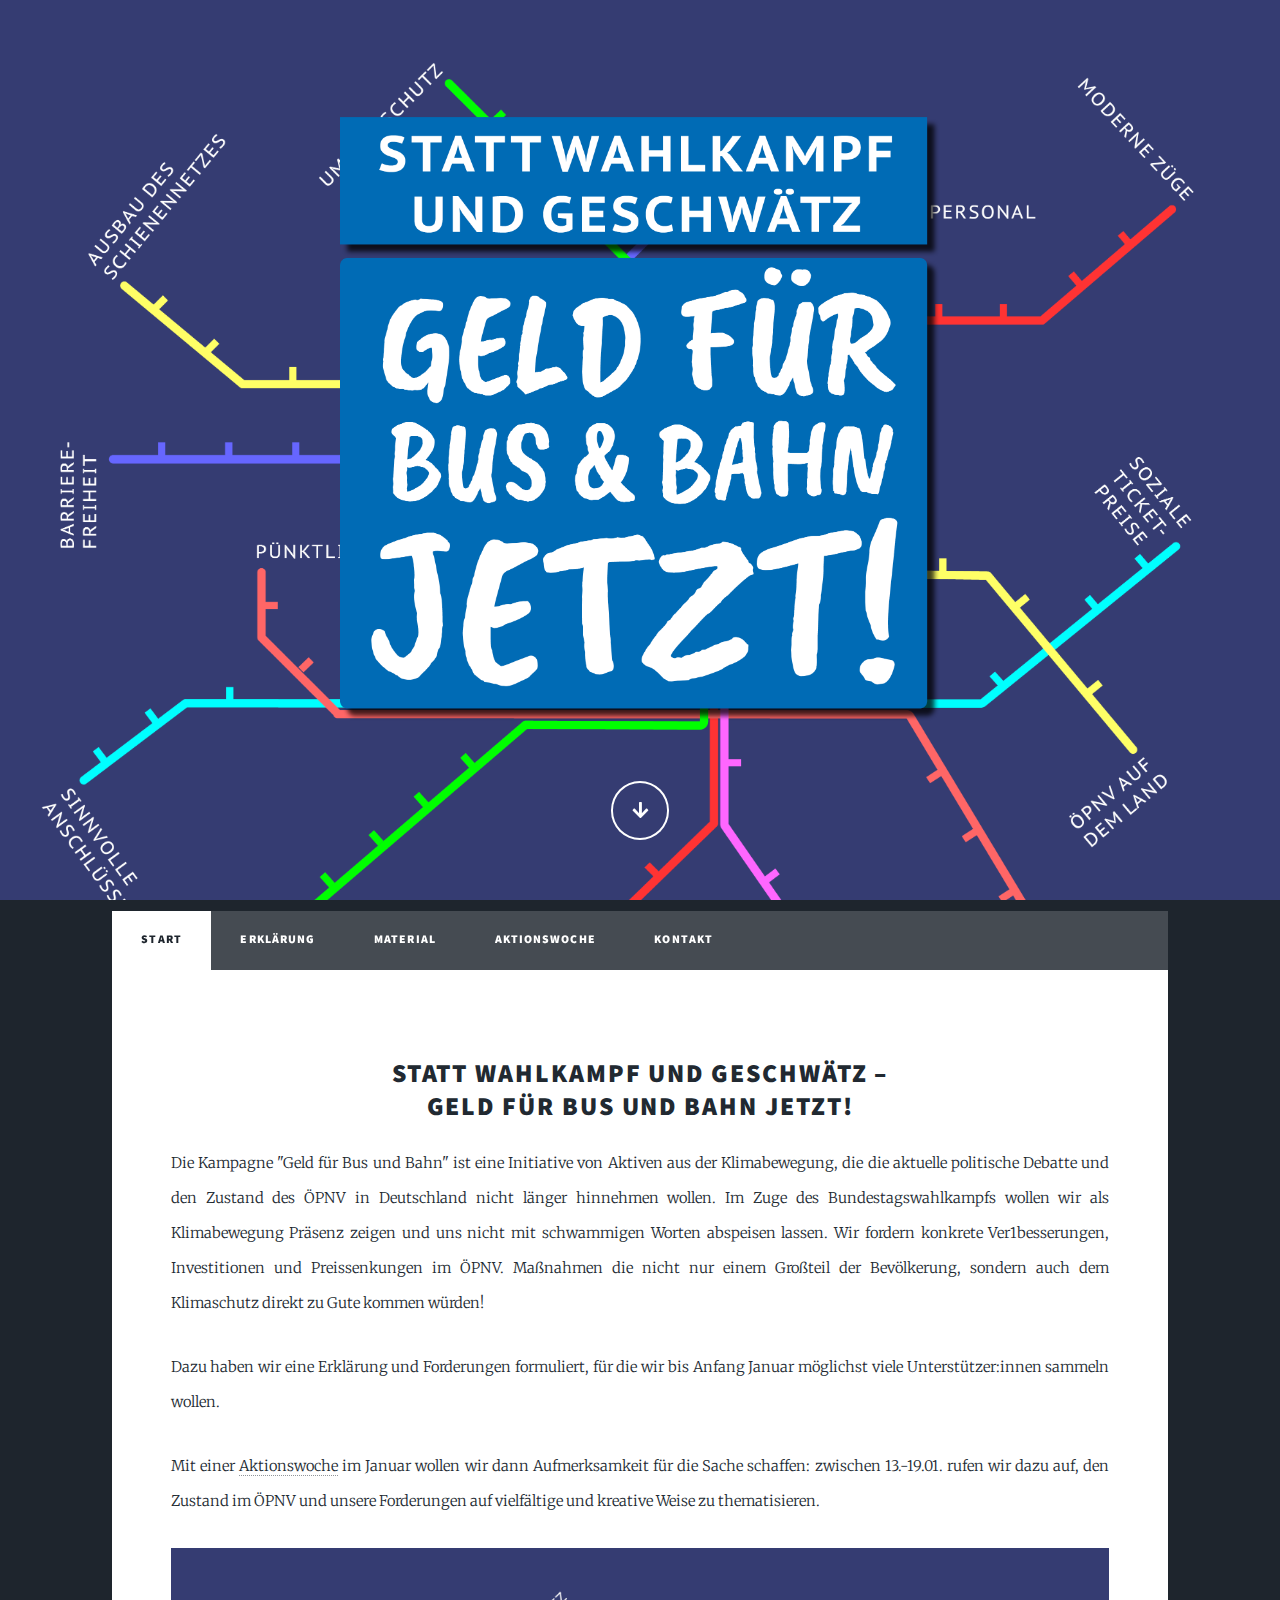
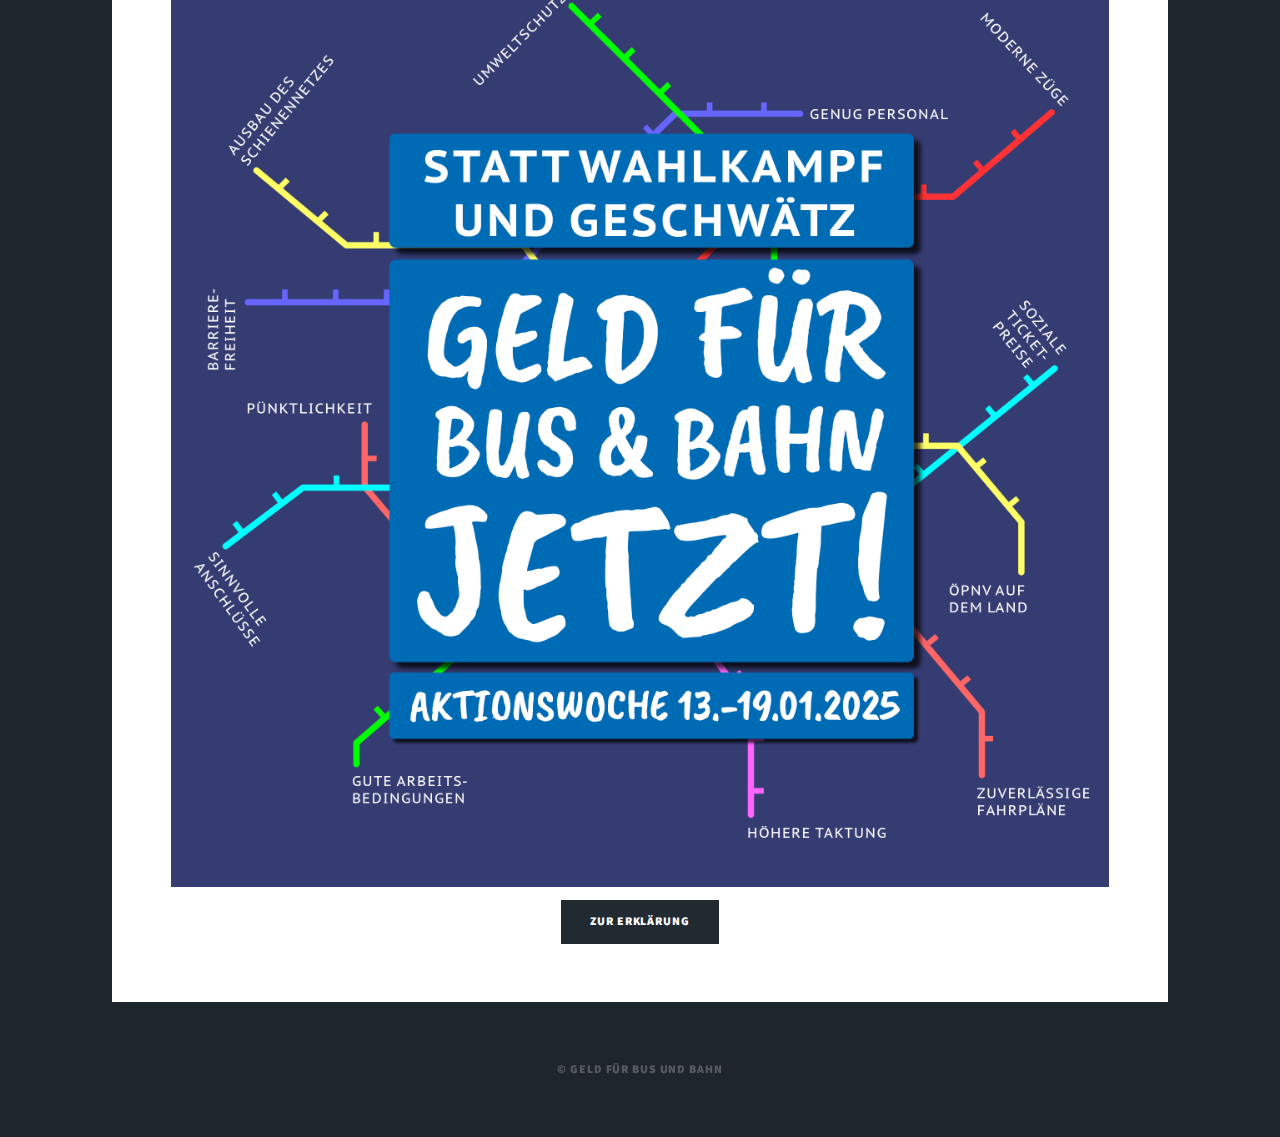
<file: index.html>
<!DOCTYPE html>
<html lang="de">
<head>
	<title>Geld für Bus und Bahn</title>
	<meta charset="utf-8"/>
	<meta
			name="viewport"
			content="width=device-width, initial-scale=1, user-scalable=no"
	/>
	<link rel="stylesheet" href="assets/css/main.css"/>
	<noscript
	>
		<link rel="stylesheet" href="assets/css/noscript.css"
		/>
	</noscript>
</head>
<body class="is-preload">
<!-- Wrapper -->
<div id="wrapper" class="fade-in">
	<!-- Intro -->
	<div id="intro">
		<img id="hero" src="images/OEPNV-Hero-crop.png"
			 alt="Statt Wahlkampf und Geschwätz: Geld für Bus und Bahn Jetzt!"/>
		<ul class="actions">
			<li>
				<a href="#inhaltAbhier" class="button icon solid solo fa-arrow-down scrolly">Continue</a>
			</li>
		</ul>
	</div>

	<!-- Nav -->
	<nav id="nav">
		<ul class="links">
			<li class="active"><a href="index.html">Start</a></li>
			<li><a href="erklaerung.html">Erklärung</a></li>
			<li><a href="material.html">Material</a></li>
			<li><a href="aktionswoche.html">Aktionswoche</a></li>
			<li><a href="kontakt.html">Kontakt</a></li>
		</ul>
	</nav>

	<!-- Main -->
	<div id="main">
		<!-- Post -->
		<section class="post">

			<h2 id="inhaltAbhier">
				Statt Wahlkampf und Geschwätz –<br/>
				Geld für Bus und Bahn jetzt!
			</h2>

			<p>
				Die Kampagne "Geld für Bus und Bahn" ist eine Initiative von Aktiven aus der Klimabewegung, die die
				aktuelle politische Debatte und den Zustand des ÖPNV in Deutschland nicht länger hinnehmen wollen. Im
				Zuge des Bundestagswahlkampfs wollen wir als Klimabewegung Präsenz zeigen und uns nicht mit schwammigen
				Worten abspeisen lassen. Wir fordern konkrete Ver1besserungen, Investitionen und Preissenkungen im ÖPNV.
				Maßnahmen die nicht nur einem Großteil der Bevölkerung, sondern auch dem Klimaschutz direkt zu Gute
				kommen würden!
			</p>
			<p>
				Dazu haben wir eine Erklärung und Forderungen formuliert, für die wir bis Anfang Januar möglichst viele
				Unterstützer:innen sammeln wollen.
			</p>
			<p>
				Mit einer <a href="aktionswoche.html">Aktionswoche</a> im Januar wollen wir dann Aufmerksamkeit für die
				Sache schaffen: zwischen
				13.-19.01. rufen wir dazu auf, den Zustand im ÖPNV und unsere Forderungen auf vielfältige und kreative
				Weise zu thematisieren.
			</p>
			<a href="#" class="image fit"><img src="images/OEPNV-sharepics2.png" alt=""/></a>

			<div class="row">
				<a class="button primary" href="erklaerung.html">Zur Erklärung</a>
			</div>
			
		</section>
	</div>
	<!-- Copyright -->
	<div id="copyright">
		<ul>
			<li>&copy; Geld für Bus und Bahn</li>
		</ul>
	</div>
</div>

<!-- Scripts -->
<script src="assets/js/jquery.min.js"></script>
<script src="assets/js/jquery.scrolly.min.js"></script>
<script src="assets/js/jquery.scrollex.min.js"></script>
<script src="assets/js/browser.min.js"></script>
<script src="assets/js/breakpoints.min.js"></script>
<script src="assets/js/util.js"></script>
<script src="assets/js/main.js"></script>
</body>
</html>
</file>
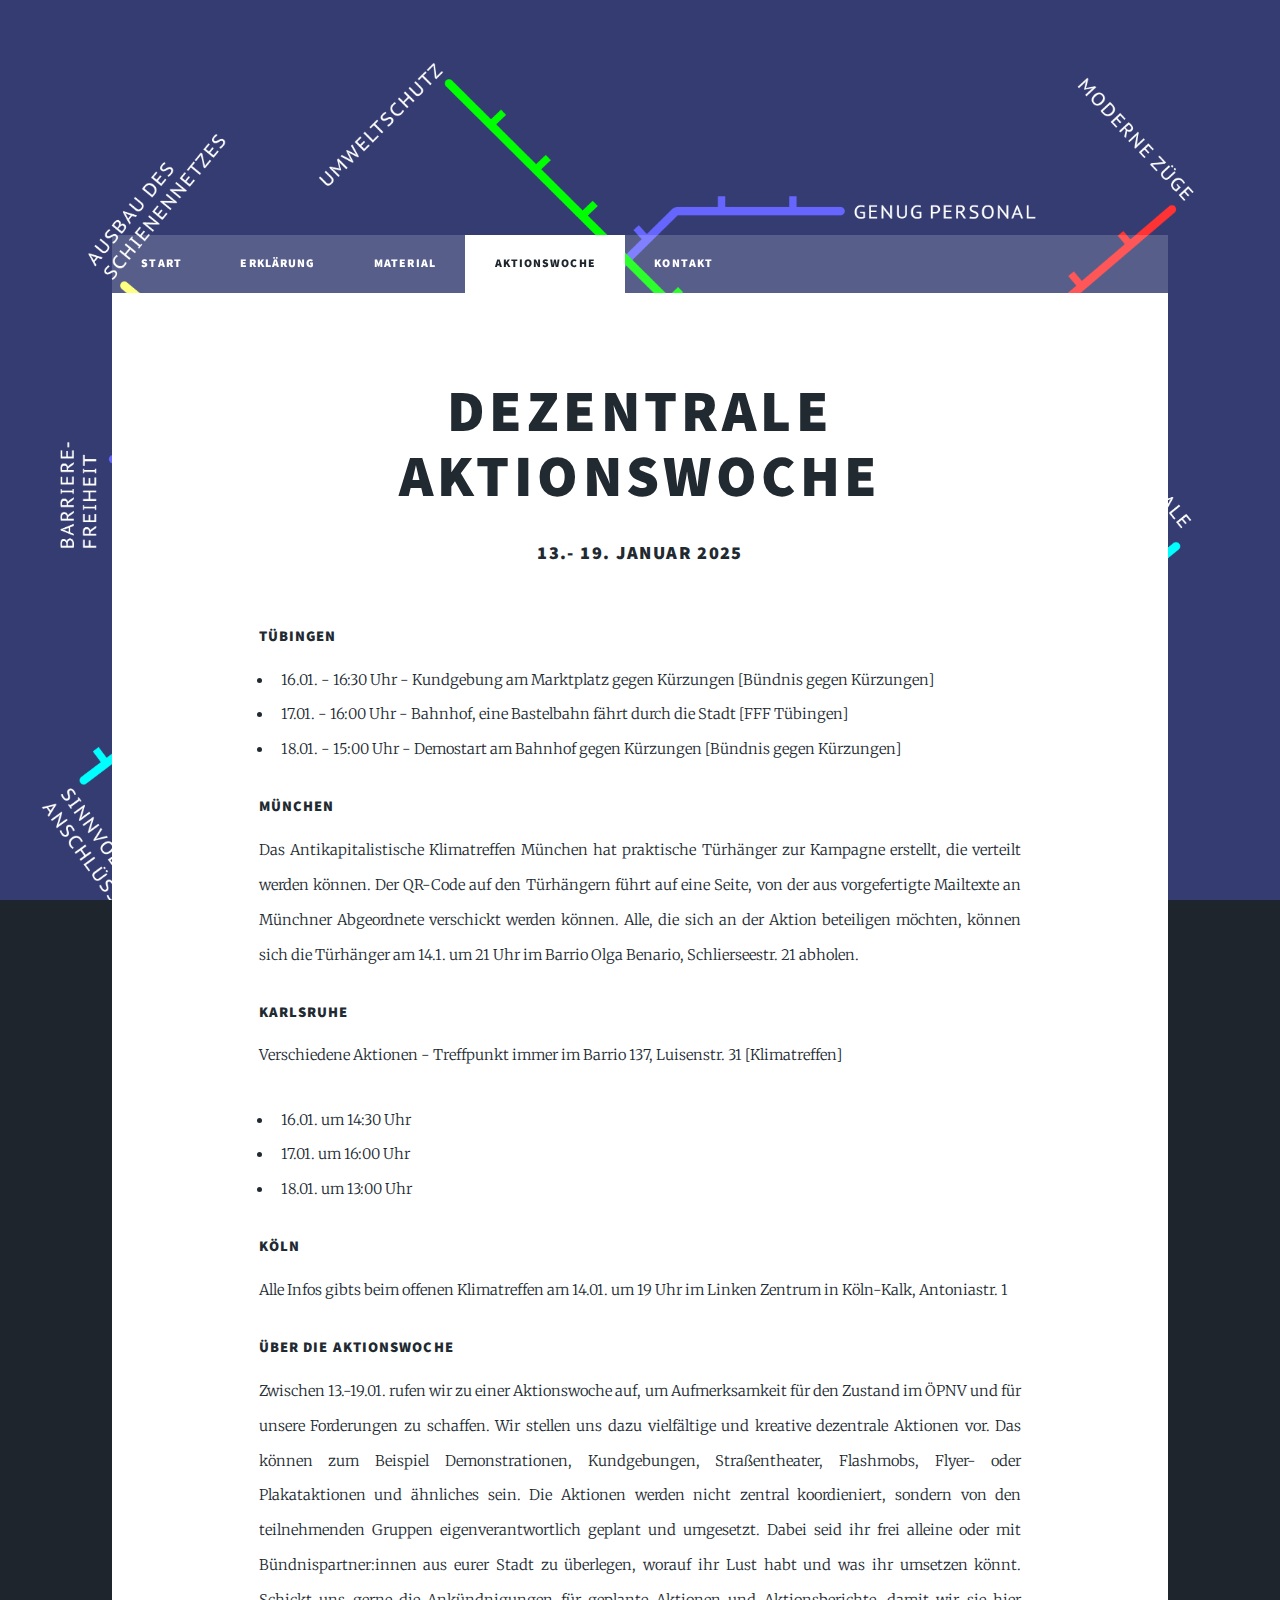
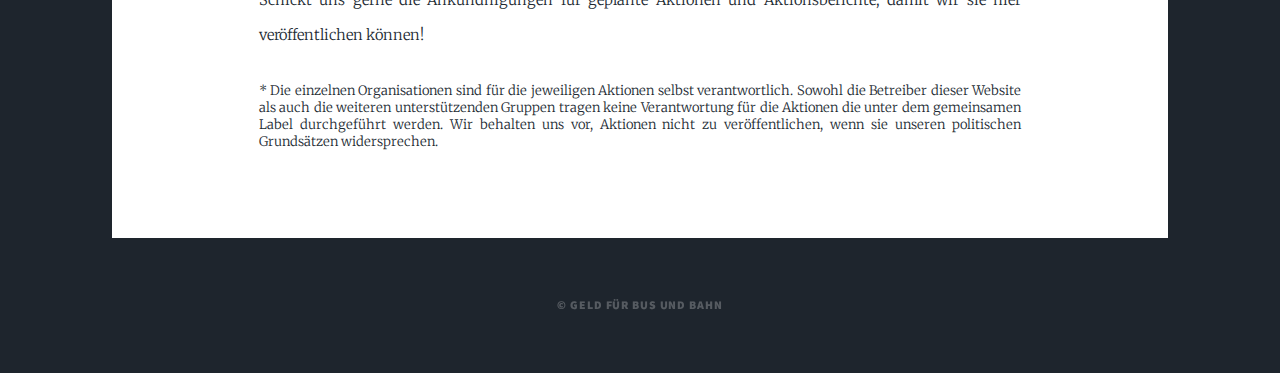
<file: aktionswoche.html>
<!doctype html>
<!--
Massively by HTML5 UP
html5up.net | @ajlkn
Free for personal and commercial use under the CCA 3.0 license (html5up.net/license)
-->
<html lang="de">
<head>
	<title>Geld für Bus und Bahn</title>
	<meta charset="utf-8"/>
	<meta
			name="viewport"
			content="width=device-width, initial-scale=1, user-scalable=no"
	/>
	<link rel="stylesheet" href="assets/css/main.css"/>
	<noscript
	>
		<link rel="stylesheet" href="assets/css/noscript.css"
		/>
	</noscript>
</head>
<body class="is-preload">
<!-- Wrapper -->
<div id="wrapper">
	<!-- Header -->
	<header id="header"></header>

	<!-- Nav -->
	<nav id="nav">
		<ul class="links">
			<li><a href="index.html#">Start</a></li>
			<li><a href="erklaerung.html">Erklärung</a></li>
			<li><a href="material.html">Material</a></li>
			<li class="active"><a href="aktionswoche.html">Aktionswoche</a></li>
			<li><a href="kontakt.html">Kontakt</a></li>
		</ul>
	</nav>

	<!-- Main -->
	<div id="main">
		<!-- Featured Post -->
		<article class="post featured">
			<header class="major">
				<h2>Dezentrale Aktionswoche</h2>
				<h3>13.- 19. Januar 2025</h3>
			</header>

			<h4>Tübingen</h4>
			<ul>
				<li>16.01. - 16:30 Uhr - Kundgebung am Marktplatz gegen Kürzungen [Bündnis gegen Kürzungen]</li>
				<li>17.01. - 16:00 Uhr - Bahnhof, eine Bastelbahn fährt durch die Stadt [FFF Tübingen]</li>
				<li>18.01. - 15:00 Uhr - Demostart am Bahnhof gegen Kürzungen [Bündnis gegen Kürzungen]</li>
			</ul>

			<h4>München</h4>
			<p>Das Antikapitalistische Klimatreffen München hat praktische Türhänger zur Kampagne erstellt, die verteilt werden können.
			Der QR-Code auf den Türhängern führt auf eine Seite, von der aus vorgefertigte Mailtexte an Münchner Abgeordnete
			verschickt werden können. Alle, die sich an der Aktion beteiligen möchten, können sich die Türhänger am 14.1. um 21 Uhr
			im Barrio Olga Benario, Schlierseestr. 21 abholen.</p>

			<h4>Karlsruhe</h4>
			<p>Verschiedene Aktionen - Treffpunkt immer im Barrio 137, Luisenstr. 31 [Klimatreffen]</p>
			<ul>
				<li>16.01. um 14:30 Uhr</li>
				<li>17.01. um 16:00 Uhr</li>
				<li>18.01. um 13:00 Uhr</li>
			</ul>

			<h4>Köln</h4>
			<p>Alle Infos gibts beim offenen Klimatreffen am 14.01. um 19 Uhr im Linken Zentrum in Köln-Kalk, Antoniastr. 1</p>

			<h4>Über die Aktionswoche</h4>
			<p>
				Zwischen 13.-19.01. rufen wir zu einer Aktionswoche auf, um Aufmerksamkeit für den Zustand im ÖPNV und
				für unsere Forderungen zu schaffen. Wir stellen uns dazu vielfältige und kreative dezentrale Aktionen
				vor. Das können zum Beispiel Demonstrationen, Kundgebungen, Straßentheater, Flashmobs, Flyer- oder
				Plakataktionen und ähnliches sein. Die Aktionen werden nicht zentral koordieniert, sondern von den
				teilnehmenden Gruppen eigenverantwortlich geplant und umgesetzt. Dabei seid ihr frei alleine oder mit
				Bündnispartner:innen aus eurer Stadt zu überlegen, worauf ihr Lust habt und was ihr umsetzen könnt.
				Schickt uns gerne die Ankündnigungen für geplante Aktionen und Aktionsberichte, damit wir sie hier
				veröffentlichen können!
			</p>
			
			<p class="small">
				* Die einzelnen Organisationen sind für die jeweiligen Aktionen selbst verantwortlich. Sowohl die
				Betreiber dieser Website als auch die weiteren unterstützenden Gruppen tragen keine Verantwortung für
				die Aktionen die unter dem gemeinsamen Label durchgeführt werden. Wir behalten uns vor, Aktionen nicht
				zu veröffentlichen, wenn sie unseren politischen Grundsätzen widersprechen.
			
			</p>
		</article>

	</div>
	<!-- Copyright -->
	<div id="copyright">
		<ul>
			<li>&copy; Geld für Bus und Bahn</li>
		</ul>
	</div>

</div>

<!-- Scripts -->
<script src="assets/js/jquery.min.js"></script>
<script src="assets/js/jquery.scrolly.min.js"></script>
<script src="assets/js/jquery.scrollex.min.js"></script>
<script src="assets/js/browser.min.js"></script>
<script src="assets/js/breakpoints.min.js"></script>
<script src="assets/js/util.js"></script>
<script src="assets/js/main.js"></script>
</body>
</html>
</file>
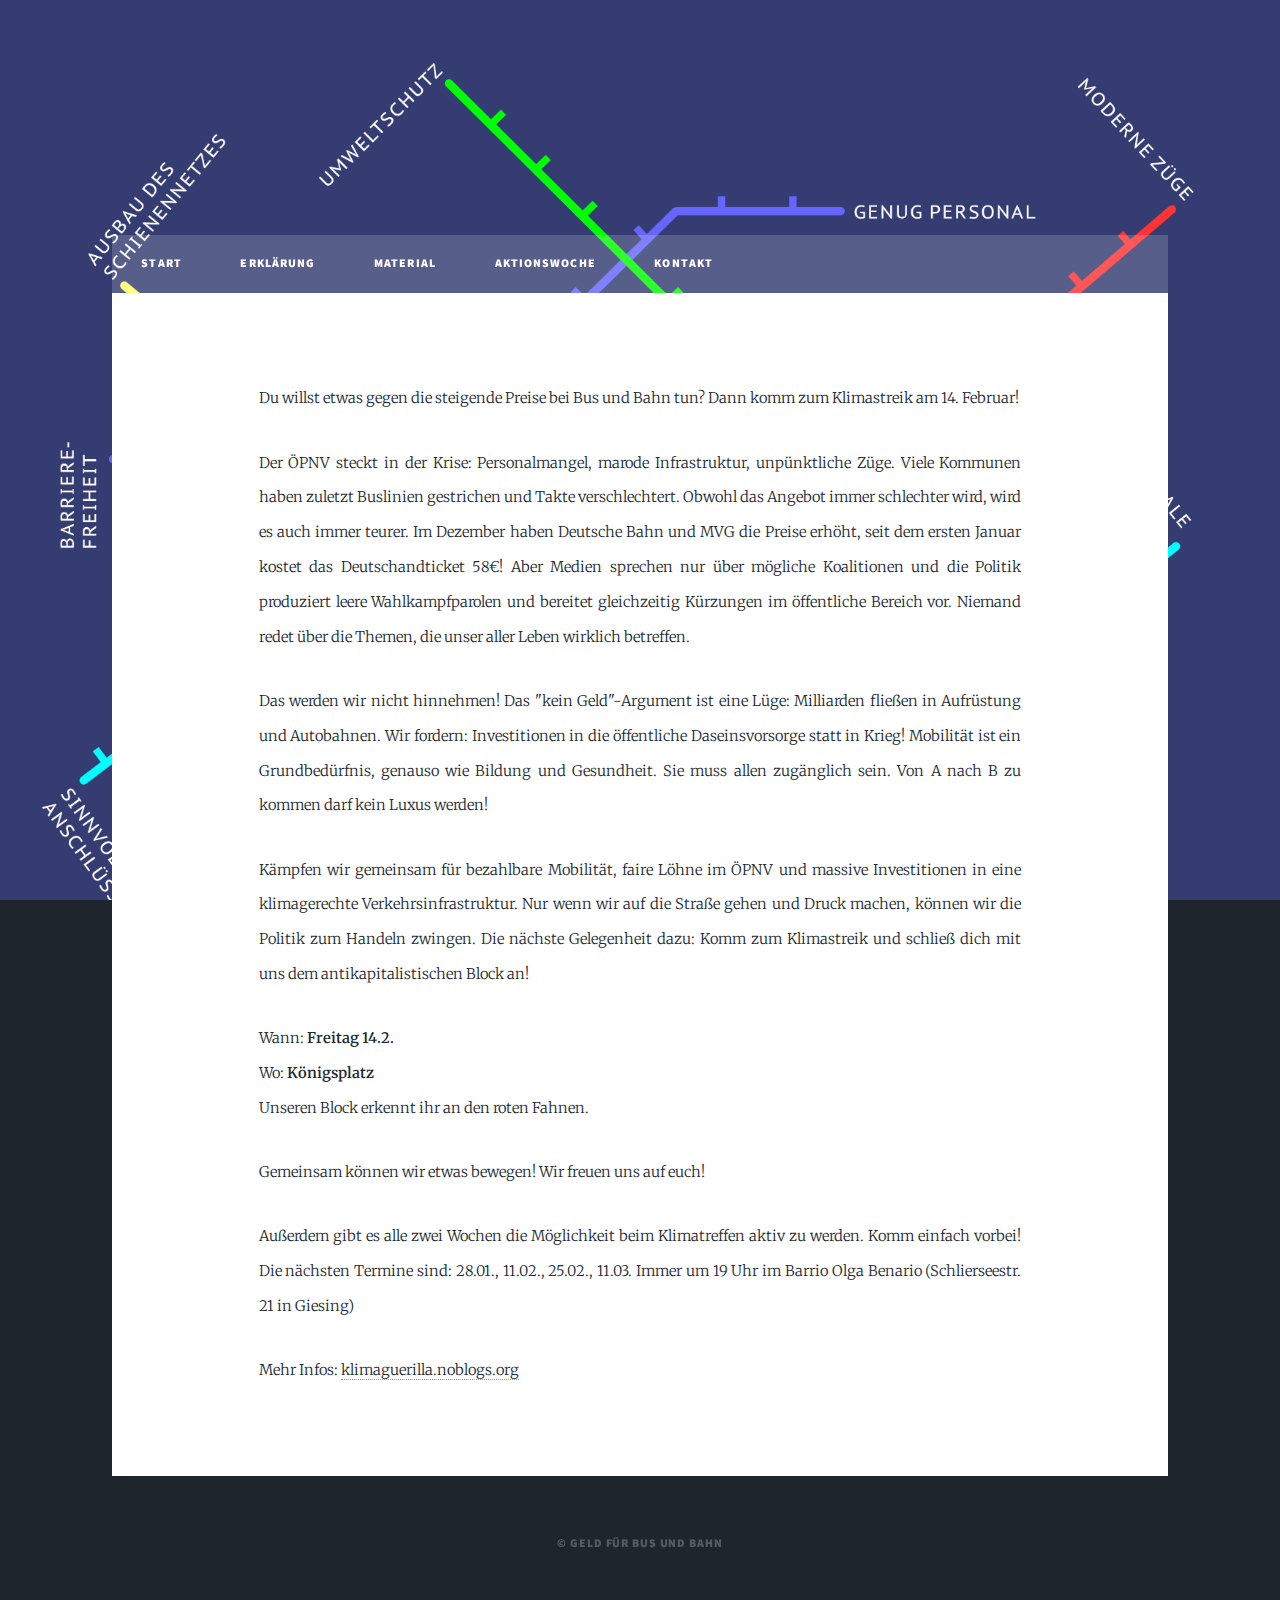
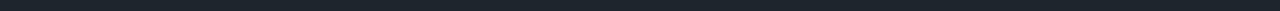
<file: aktivwerden.html>
<!doctype html>
<!--
Massively by HTML5 UP
html5up.net | @ajlkn
Free for personal and commercial use under the CCA 3.0 license (html5up.net/license)
-->
<html lang="de">
<head>
	<title>Geld für Bus und Bahn</title>
	<meta charset="utf-8"/>
	<meta
			name="viewport"
			content="width=device-width, initial-scale=1, user-scalable=no"
	/>
	<link rel="stylesheet" href="assets/css/main.css"/>
	<noscript
	>
		<link rel="stylesheet" href="assets/css/noscript.css"
		/>
	</noscript>
</head>
<body class="is-preload">
<!-- Wrapper -->
<div id="wrapper">
	<!-- Header -->
	<header id="header"></header>

	<!-- Nav -->
	<nav id="nav">
		<ul class="links">
			<li><a href="index.html#">Start</a></li>
			<li><a href="erklaerung.html">Erklärung</a></li>
			<li><a href="material.html">Material</a></li>
			<li><a href="aktionswoche.html">Aktionswoche</a></li>
			<li><a href="kontakt.html">Kontakt</a></li>
		</ul>
	</nav>

	<!-- Main -->
	<div id="main">
		<!-- Featured Post -->
		<article class="post featured">
			<p>
				Du willst etwas gegen die steigende Preise bei Bus und Bahn tun?
				Dann komm zum Klimastreik am 14. Februar!
			</p>
			<p>
				Der ÖPNV steckt in der Krise: Personalmangel, marode Infrastruktur, unpünktliche Züge. Viele Kommunen
				haben zuletzt Buslinien gestrichen und Takte verschlechtert. Obwohl das Angebot immer schlechter wird,
				wird es auch immer teurer. Im Dezember haben Deutsche Bahn und MVG die Preise erhöht, seit dem ersten
				Januar kostet das Deutschandticket 58€! Aber Medien sprechen nur über mögliche Koalitionen und die
				Politik produziert leere Wahlkampfparolen und bereitet gleichzeitig Kürzungen im öffentliche Bereich
				vor. Niemand redet über die Themen, die unser aller Leben wirklich betreffen.
			</p>
			<p>
				Das werden wir nicht hinnehmen! Das "kein Geld"-Argument ist eine Lüge: Milliarden fließen in Aufrüstung
				und Autobahnen. Wir fordern: Investitionen in die öffentliche Daseinsvorsorge statt in Krieg! Mobilität
				ist ein Grundbedürfnis, genauso wie Bildung und Gesundheit. Sie muss allen zugänglich sein. Von A nach
				B zu kommen darf kein Luxus werden!
			</p>
			<p>
				Kämpfen wir gemeinsam für bezahlbare Mobilität, faire Löhne im ÖPNV und massive Investitionen in eine
				klimagerechte Verkehrsinfrastruktur. Nur wenn wir auf die Straße gehen und Druck machen, können wir die
				Politik zum Handeln zwingen. Die nächste Gelegenheit dazu: Komm zum Klimastreik und schließ dich mit uns
				dem antikapitalistischen Block an!
			</p>
			<p>
				Wann: <strong>Freitag 14.2.</strong><br/>
				Wo: <strong>Königsplatz</strong><br/>
				Unseren Block erkennt ihr an den roten Fahnen.
			</p>
			<p>
				Gemeinsam können wir etwas bewegen! Wir freuen uns auf euch!
			</p>
			<p>
				Außerdem gibt es alle zwei Wochen die Möglichkeit beim Klimatreffen aktiv zu werden. Komm einfach
				vorbei! Die nächsten Termine sind: 28.01., 11.02., 25.02., 11.03.
				Immer um 19 Uhr im Barrio Olga Benario (Schlierseestr. 21 in Giesing)

			</p>
			<p>
				Mehr Infos: <a href="https://klimaguerrilla.noblogs.org">klimaguerilla.noblogs.org</a>


			</p>

		</article>

	</div>
	<!-- Copyright -->
	<div id="copyright">
		<ul>
			<li>&copy; Geld für Bus und Bahn</li>
		</ul>
	</div>

</div>

<!-- Scripts -->
<script src="assets/js/jquery.min.js"></script>
<script src="assets/js/jquery.scrolly.min.js"></script>
<script src="assets/js/jquery.scrollex.min.js"></script>
<script src="assets/js/browser.min.js"></script>
<script src="assets/js/breakpoints.min.js"></script>
<script src="assets/js/util.js"></script>
<script src="assets/js/main.js"></script>
</body>
</html>
</file>
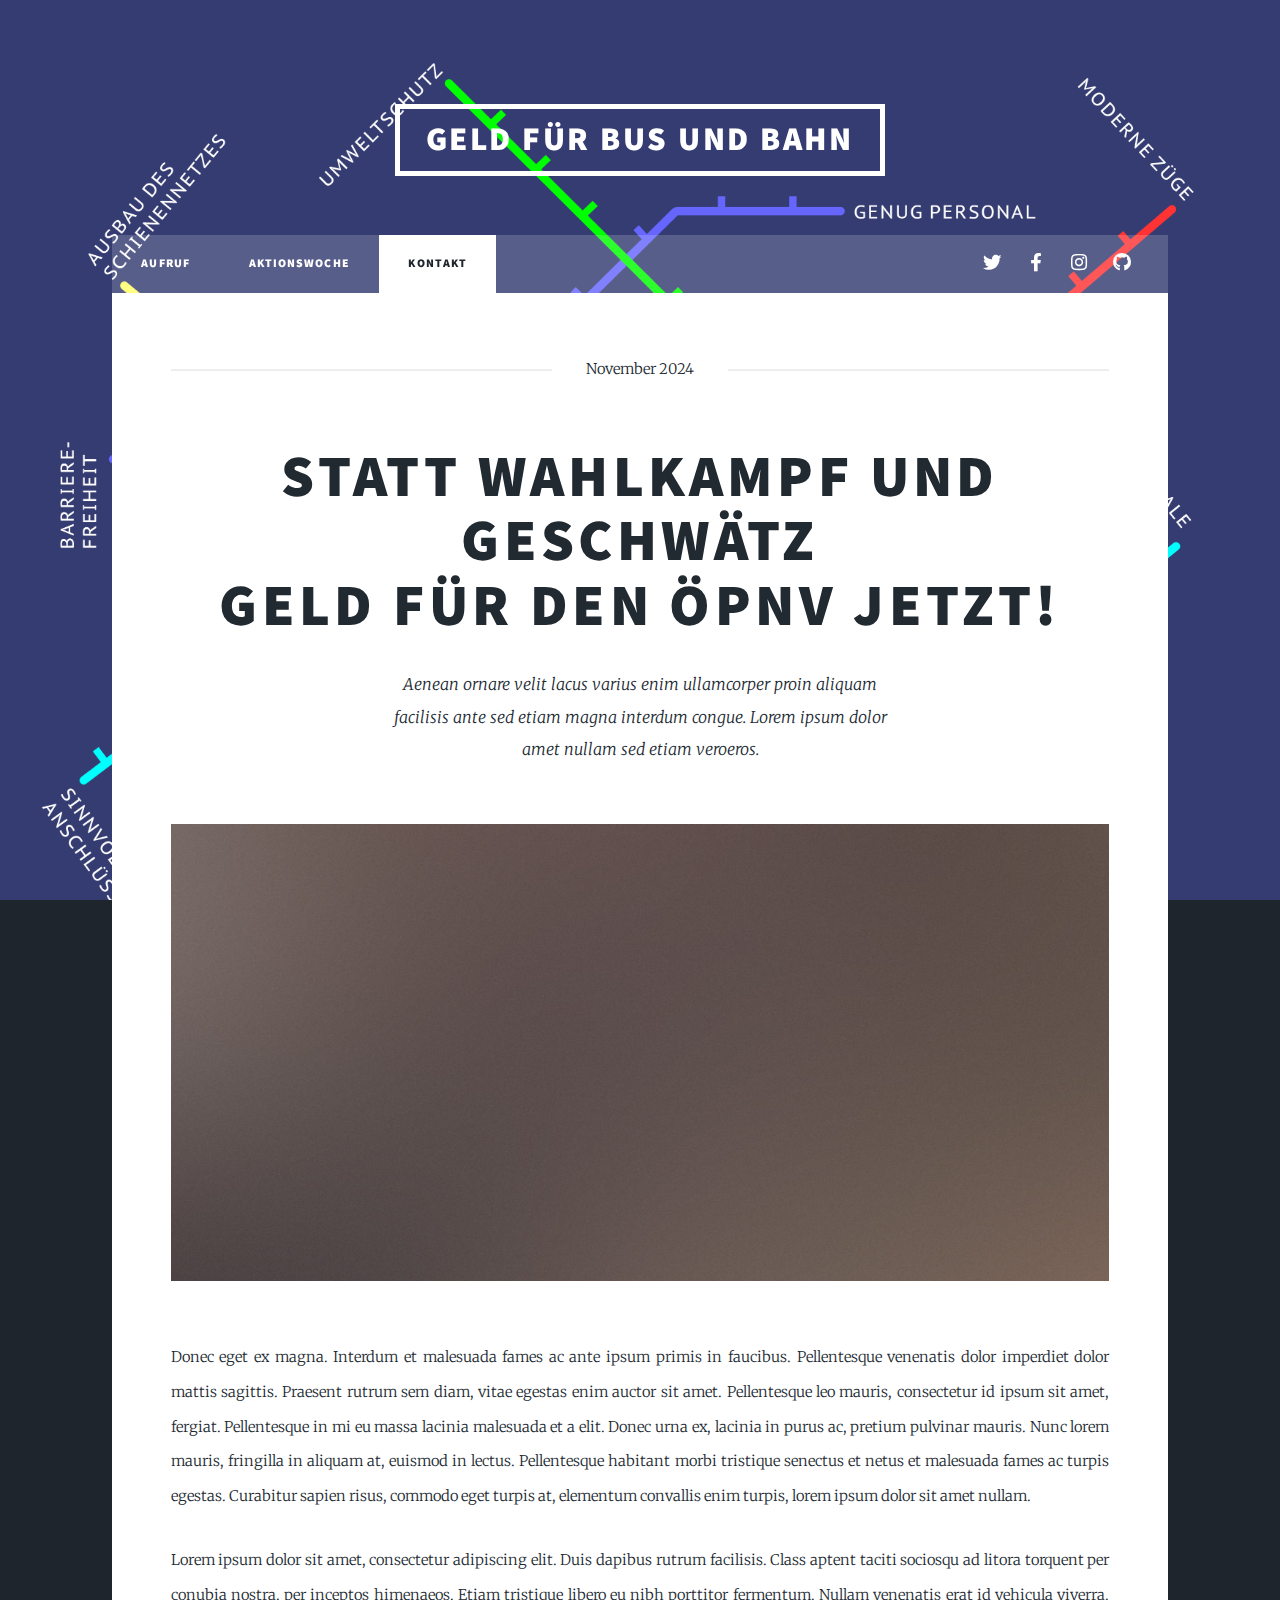
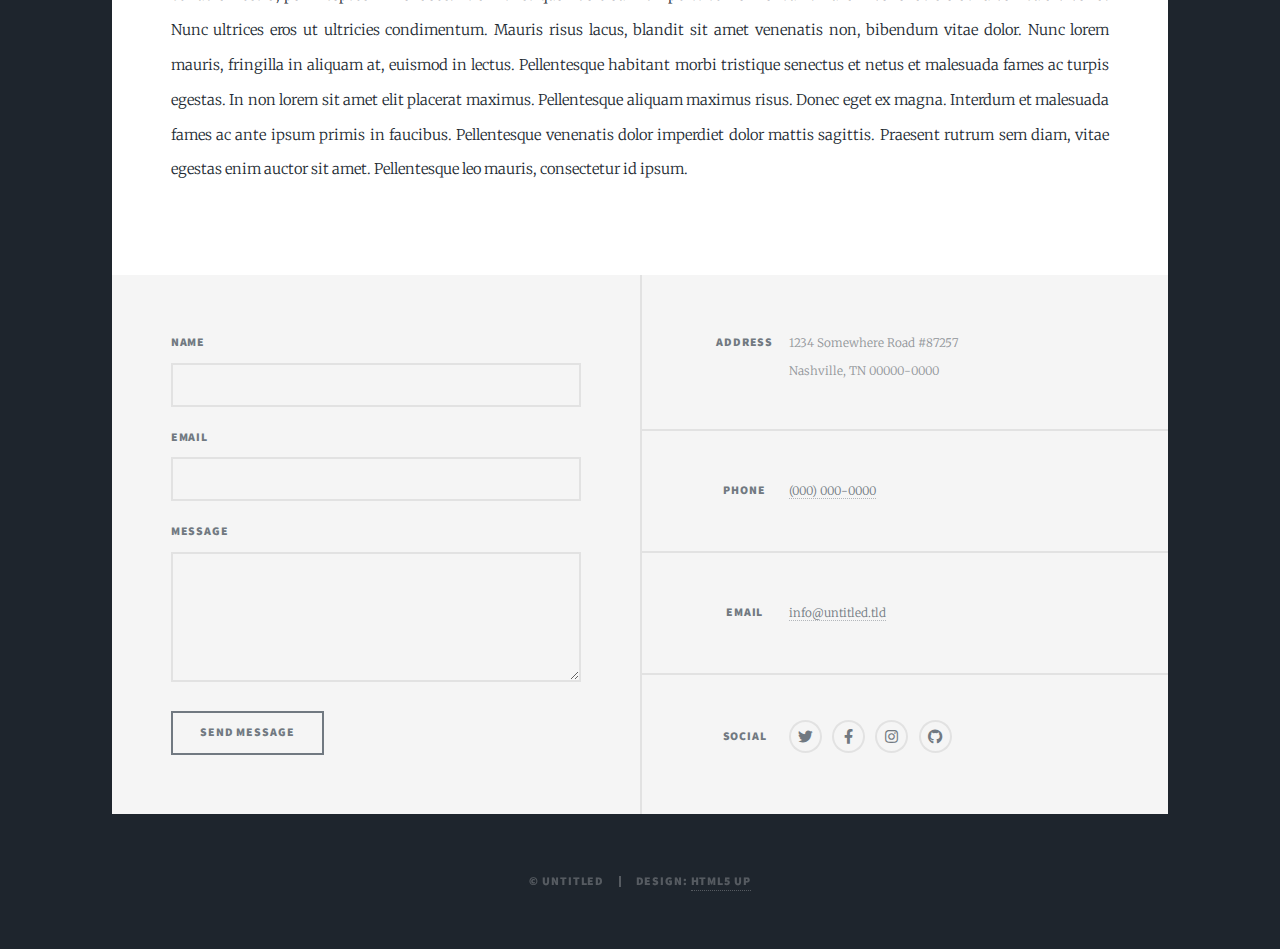
<file: aufruf.html>
<!DOCTYPE HTML>
<!--
	Massively by HTML5 UP
	html5up.net | @ajlkn
	Free for personal and commercial use under the CCA 3.0 license (html5up.net/license)
-->
<html>
	<head>
		<title>Aufruf</title>
		<meta charset="utf-8" />
		<meta name="viewport" content="width=device-width, initial-scale=1, user-scalable=no" />
		<link rel="stylesheet" href="assets/css/main.css" />
		<noscript><link rel="stylesheet" href="assets/css/noscript.css" /></noscript>
	</head>
	<body class="is-preload">

		<!-- Wrapper -->
			<div id="wrapper">

				<!-- Header -->
					<header id="header">
						<a href="aufruf.html" class="logo">Geld für Bus und Bahn</a>
					</header>

				<!-- Nav -->
					<nav id="nav">
						<ul class="links">
							<li><a href="aufruf.html">Aufruf</a></li>
							<li><a href="aktionswoche.html">Aktionswoche</a></li>
							<li class="active"><a href="kontakt.html">Kontakt</a></li>
						</ul>
						<ul class="icons">
							<li><a href="#" class="icon brands fa-twitter"><span class="label">Twitter</span></a></li>
							<li><a href="#" class="icon brands fa-facebook-f"><span class="label">Facebook</span></a></li>
							<li><a href="#" class="icon brands fa-instagram"><span class="label">Instagram</span></a></li>
							<li><a href="#" class="icon brands fa-github"><span class="label">GitHub</span></a></li>
						</ul>
					</nav>

				<!-- Main -->
					<div id="main">

						<!-- Post -->
							<section class="post">
								<header class="major">
									<span class="date">November 2024</span>
									<h1>Statt Wahlkampf und Geschwätz<br />
									Geld für den ÖPNV jetzt!</h1>
									<p>Aenean ornare velit lacus varius enim ullamcorper proin aliquam<br />
									facilisis ante sed etiam magna interdum congue. Lorem ipsum dolor<br />
									amet nullam sed etiam veroeros.</p>
								</header>
								<div class="image main"><img src="images/pic01.jpg" alt="" /></div>
								<p>Donec eget ex magna. Interdum et malesuada fames ac ante ipsum primis in faucibus. Pellentesque venenatis dolor imperdiet dolor mattis sagittis. Praesent rutrum sem diam, vitae egestas enim auctor sit amet. Pellentesque leo mauris, consectetur id ipsum sit amet, fergiat. Pellentesque in mi eu massa lacinia malesuada et a elit. Donec urna ex, lacinia in purus ac, pretium pulvinar mauris. Nunc lorem mauris, fringilla in aliquam at, euismod in lectus. Pellentesque habitant morbi tristique senectus et netus et malesuada fames ac turpis egestas. Curabitur sapien risus, commodo eget turpis at, elementum convallis enim turpis, lorem ipsum dolor sit amet nullam.</p>
								<p>Lorem ipsum dolor sit amet, consectetur adipiscing elit. Duis dapibus rutrum facilisis. Class aptent taciti sociosqu ad litora torquent per conubia nostra, per inceptos himenaeos. Etiam tristique libero eu nibh porttitor fermentum. Nullam venenatis erat id vehicula viverra. Nunc ultrices eros ut ultricies condimentum. Mauris risus lacus, blandit sit amet venenatis non, bibendum vitae dolor. Nunc lorem mauris, fringilla in aliquam at, euismod in lectus. Pellentesque habitant morbi tristique senectus et netus et malesuada fames ac turpis egestas. In non lorem sit amet elit placerat maximus. Pellentesque aliquam maximus risus. Donec eget ex magna. Interdum et malesuada fames ac ante ipsum primis in faucibus. Pellentesque venenatis dolor imperdiet dolor mattis sagittis. Praesent rutrum sem diam, vitae egestas enim auctor sit amet. Pellentesque leo mauris, consectetur id ipsum.</p>
							</section>

					</div>

				<!-- Footer -->
					<footer id="footer">
						<section>
							<form method="post" action="#">
								<div class="fields">
									<div class="field">
										<label for="name">Name</label>
										<input type="text" name="name" id="name" />
									</div>
									<div class="field">
										<label for="email">Email</label>
										<input type="text" name="email" id="email" />
									</div>
									<div class="field">
										<label for="message">Message</label>
										<textarea name="message" id="message" rows="3"></textarea>
									</div>
								</div>
								<ul class="actions">
									<li><input type="submit" value="Send Message" /></li>
								</ul>
							</form>
						</section>
						<section class="split contact">
							<section class="alt">
								<h3>Address</h3>
								<p>1234 Somewhere Road #87257<br />
								Nashville, TN 00000-0000</p>
							</section>
							<section>
								<h3>Phone</h3>
								<p><a href="#">(000) 000-0000</a></p>
							</section>
							<section>
								<h3>Email</h3>
								<p><a href="#">info@untitled.tld</a></p>
							</section>
							<section>
								<h3>Social</h3>
								<ul class="icons alt">
									<li><a href="#" class="icon brands alt fa-twitter"><span class="label">Twitter</span></a></li>
									<li><a href="#" class="icon brands alt fa-facebook-f"><span class="label">Facebook</span></a></li>
									<li><a href="#" class="icon brands alt fa-instagram"><span class="label">Instagram</span></a></li>
									<li><a href="#" class="icon brands alt fa-github"><span class="label">GitHub</span></a></li>
								</ul>
							</section>
						</section>
					</footer>

				<!-- Copyright -->
					<div id="copyright">
						<ul><li>&copy; Untitled</li><li>Design: <a href="https://html5up.net">HTML5 UP</a></li></ul>
					</div>

			</div>

		<!-- Scripts -->
			<script src="assets/js/jquery.min.js"></script>
			<script src="assets/js/jquery.scrollex.min.js"></script>
			<script src="assets/js/jquery.scrolly.min.js"></script>
			<script src="assets/js/browser.min.js"></script>
			<script src="assets/js/breakpoints.min.js"></script>
			<script src="assets/js/util.js"></script>
			<script src="assets/js/main.js"></script>

	</body>
</html>
</file>
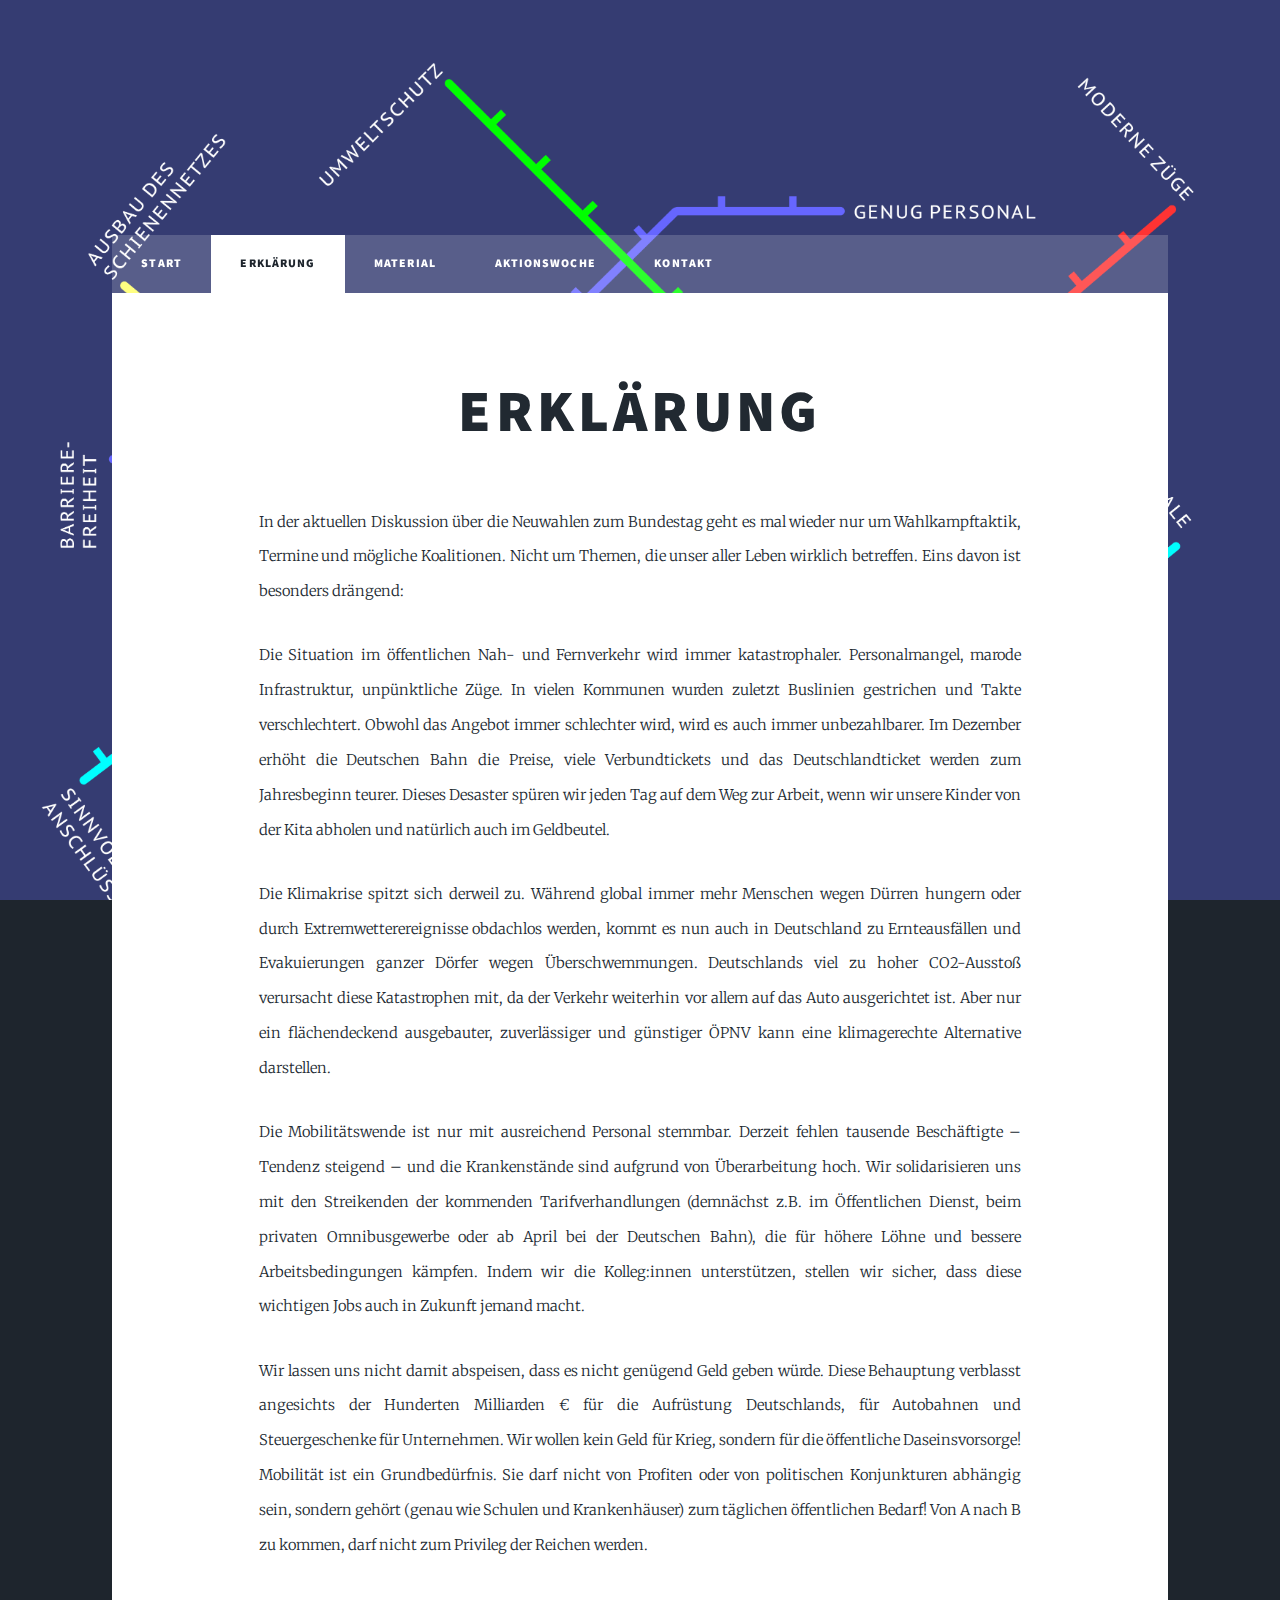
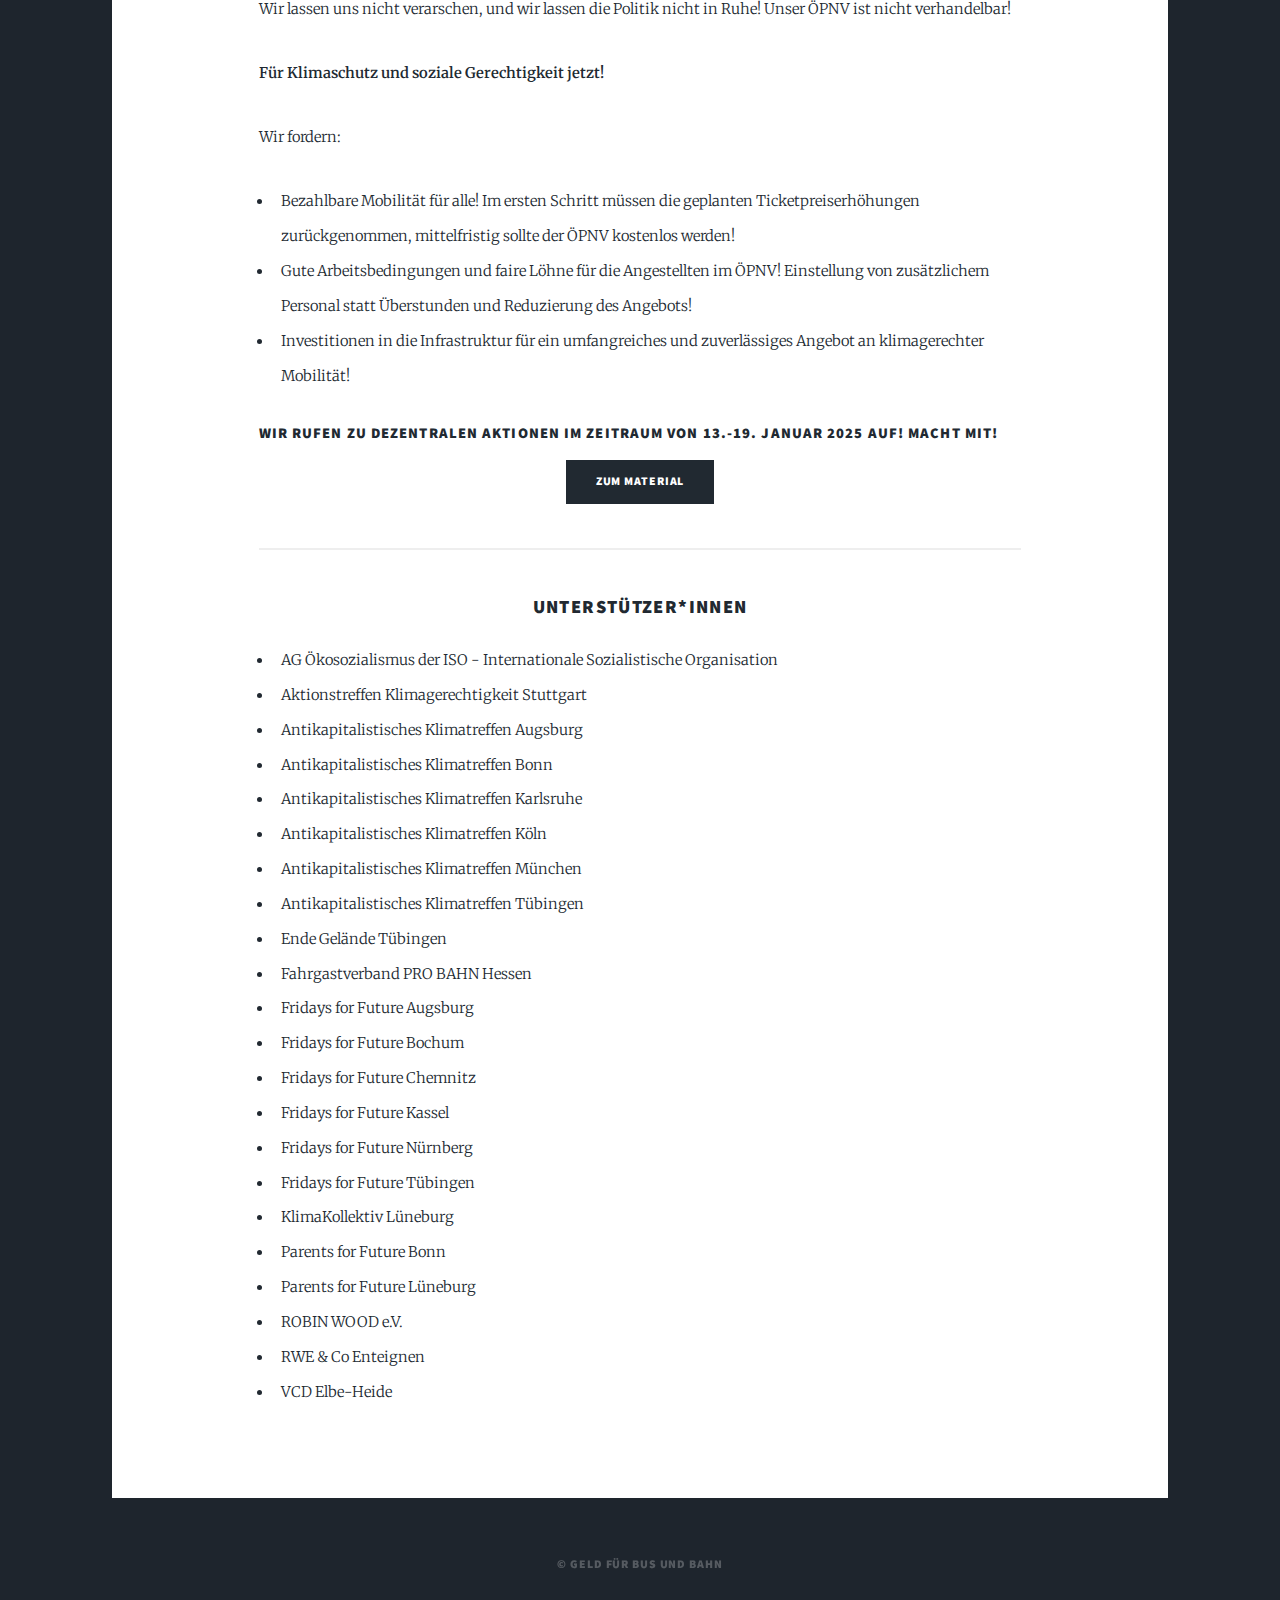
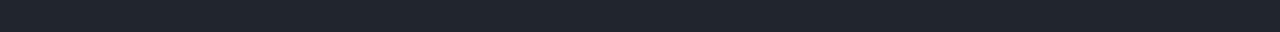
<file: erklaerung.html>
<!doctype html>
<html lang=de">
<head>
	<title>Geld für Bus und Bahn</title>
	<meta charset="utf-8"/>
	<meta
			name="viewport"
			content="width=device-width, initial-scale=1, user-scalable=no"
	/>
	<link rel="stylesheet" href="assets/css/main.css"/>
	<noscript
	>
		<link rel="stylesheet" href="assets/css/noscript.css"
		/>
	</noscript>
</head>
<body class="is-preload">
<!-- Wrapper -->
<div id="wrapper">
	<!-- Header -->
	<header id="header"></header>

	<!-- Nav -->
	<nav id="nav">
		<ul class="links">
			<li><a href="index.html#">Start</a></li>
			<li class="active"><a href="erklaerung.html">Erklärung</a></li>
			<li><a href="material.html">Material</a></li>
			<li><a href="aktionswoche.html">Aktionswoche</a></li>
			<li><a href="kontakt.html">Kontakt</a></li>
		</ul>
	</nav>

	<!-- Main -->
	<div id="main">
		<!-- Featured Post -->
		<article class="post featured">
			<header class="major">
				<h2>Erklärung</h2>
			</header>
			<p>
				In der aktuellen Diskussion über die Neuwahlen zum Bundestag geht es
				mal wieder nur um Wahlkampftaktik, Termine und mögliche Koalitionen.
				Nicht um Themen, die unser aller Leben wirklich betreffen. Eins
				davon ist besonders drängend:
			</p>

			<p>
				Die Situation im öffentlichen Nah- und Fernverkehr wird immer
				katastrophaler. Personalmangel, marode Infrastruktur, unpünktliche
				Züge. In vielen Kommunen wurden zuletzt Buslinien gestrichen und
				Takte verschlechtert. Obwohl das Angebot immer schlechter wird, wird
				es auch immer unbezahlbarer. Im Dezember erhöht die Deutschen Bahn
				die Preise, viele Verbundtickets und das Deutschlandticket werden
				zum Jahresbeginn teurer. Dieses Desaster spüren wir jeden Tag auf
				dem Weg zur Arbeit, wenn wir unsere Kinder von der Kita abholen und
				natürlich auch im Geldbeutel.
			</p>

			<p>
				Die Klimakrise spitzt sich derweil zu. Während global immer mehr
				Menschen wegen Dürren hungern oder durch Extremwetterereignisse
				obdachlos werden, kommt es nun auch in Deutschland zu Ernteausfällen
				und Evakuierungen ganzer Dörfer wegen Überschwemmungen. Deutschlands
				viel zu hoher CO2-Ausstoß verursacht diese Katastrophen mit, da der
				Verkehr weiterhin vor allem auf das Auto ausgerichtet ist. Aber nur
				ein flächendeckend ausgebauter, zuverlässiger und günstiger ÖPNV
				kann eine klimagerechte Alternative darstellen.
			</p>

			<p>
				Die Mobilitätswende ist nur mit ausreichend Personal stemmbar.
				Derzeit fehlen tausende Beschäftigte – Tendenz steigend – und die
				Krankenstände sind aufgrund von Überarbeitung hoch. Wir
				solidarisieren uns mit den Streikenden der kommenden
				Tarifverhandlungen (demnächst z.B. im Öffentlichen Dienst, beim
				privaten Omnibusgewerbe oder ab April bei der Deutschen Bahn), die
				für höhere Löhne und bessere Arbeitsbedingungen kämpfen. Indem wir
				die Kolleg:innen unterstützen, stellen wir sicher, dass diese
				wichtigen Jobs auch in Zukunft jemand macht.
			</p>

			<p>
				Wir lassen uns nicht damit abspeisen, dass es nicht genügend Geld
				geben würde. Diese Behauptung verblasst angesichts der Hunderten Milliarden
				€ für die Aufrüstung Deutschlands, für Autobahnen und
				Steuergeschenke für Unternehmen. Wir wollen kein Geld für Krieg,
				sondern für die öffentliche Daseins­vorsorge! Mobilität ist ein
				Grundbedürfnis. Sie darf nicht von Profiten oder von politischen
				Konjunkturen abhängig sein, sondern gehört (genau wie Schulen und
				Krankenhäuser) zum täglichen öffentlichen Bedarf! Von A nach B zu
				kommen, darf nicht zum Privileg der Reichen werden.
			</p>

			<p>
				Wir lassen uns nicht verarschen, und wir lassen die Politik nicht in
				Ruhe! Unser ÖPNV ist nicht verhandelbar!
			</p>
			<p><b>Für Klimaschutz und soziale Gerechtigkeit jetzt!</b></p>

			<p>Wir fordern:</p>

			<ul>
				<li>
					Bezahlbare Mobilität für alle! Im ersten Schritt müssen die
					geplanten Ticketpreiserhöhungen zurückgenommen, mittelfristig
					sollte der ÖPNV kostenlos werden!
				</li>
				<li>
					Gute Arbeitsbedingungen und faire Löhne für die Angestellten im
					ÖPNV! Einstellung von zusätzlichem Personal statt Überstunden und
					Reduzierung des Angebots!
				</li>
				<li>
					Investitionen in die Infrastruktur für ein umfangreiches und
					zuverlässiges Angebot an klimagerechter Mobilität!
				</li>
			</ul>

			<h4>
				Wir rufen zu dezentralen Aktionen im Zeitraum von 13.-19. Januar
				2025 auf! Macht mit!
			</h4>
			<div class="row">
				<a class="button primary" href="material.html">Zum Material</a>
			</div>

			<hr>
			<h3>Unterstützer*innen</h3>
			<ul>
				<li>AG Ökosozialismus der ISO - Internationale Sozialistische Organisation</li>
				<li>Aktionstreffen Klimagerechtigkeit Stuttgart</li>
				<li>Antikapitalistisches Klimatreffen Augsburg</li>
				<li>Antikapitalistisches Klimatreffen Bonn</li>
				<li>Antikapitalistisches Klimatreffen Karlsruhe</li>
				<li>Antikapitalistisches Klimatreffen Köln</li>
				<li>Antikapitalistisches Klimatreffen München</li>
				<li>Antikapitalistisches Klimatreffen Tübingen</li>
				<li>Ende Gelände Tübingen</li>
				<li>Fahrgastverband PRO BAHN Hessen</li>
				<li>Fridays for Future Augsburg</li>
				<li>Fridays for Future Bochum</li>
				<li>Fridays for Future Chemnitz</li>
				<li>Fridays for Future Kassel</li>
				<li>Fridays for Future Nürnberg</li>
				<li>Fridays for Future Tübingen</li>
				<li>KlimaKollektiv Lüneburg</li>
				<li>Parents for Future Bonn</li>
				<li>Parents for Future Lüneburg</li>
				<li>ROBIN WOOD e.V.</li>
				<li>RWE & Co Enteignen</li>
				<li>VCD Elbe-Heide</li>
				
			</ul>
		</article>

	</div>
	<!-- Copyright -->
	<div id="copyright">
		<ul>
			<li>&copy; Geld für Bus und Bahn</li>
		</ul>
	</div>

</div>

<!-- Scripts -->
<script src="assets/js/jquery.min.js"></script>
<script src="assets/js/jquery.scrolly.min.js"></script>
<script src="assets/js/jquery.scrollex.min.js"></script>
<script src="assets/js/browser.min.js"></script>
<script src="assets/js/breakpoints.min.js"></script>
<script src="assets/js/util.js"></script>
<script src="assets/js/main.js"></script>
</body>
</html>
</file>
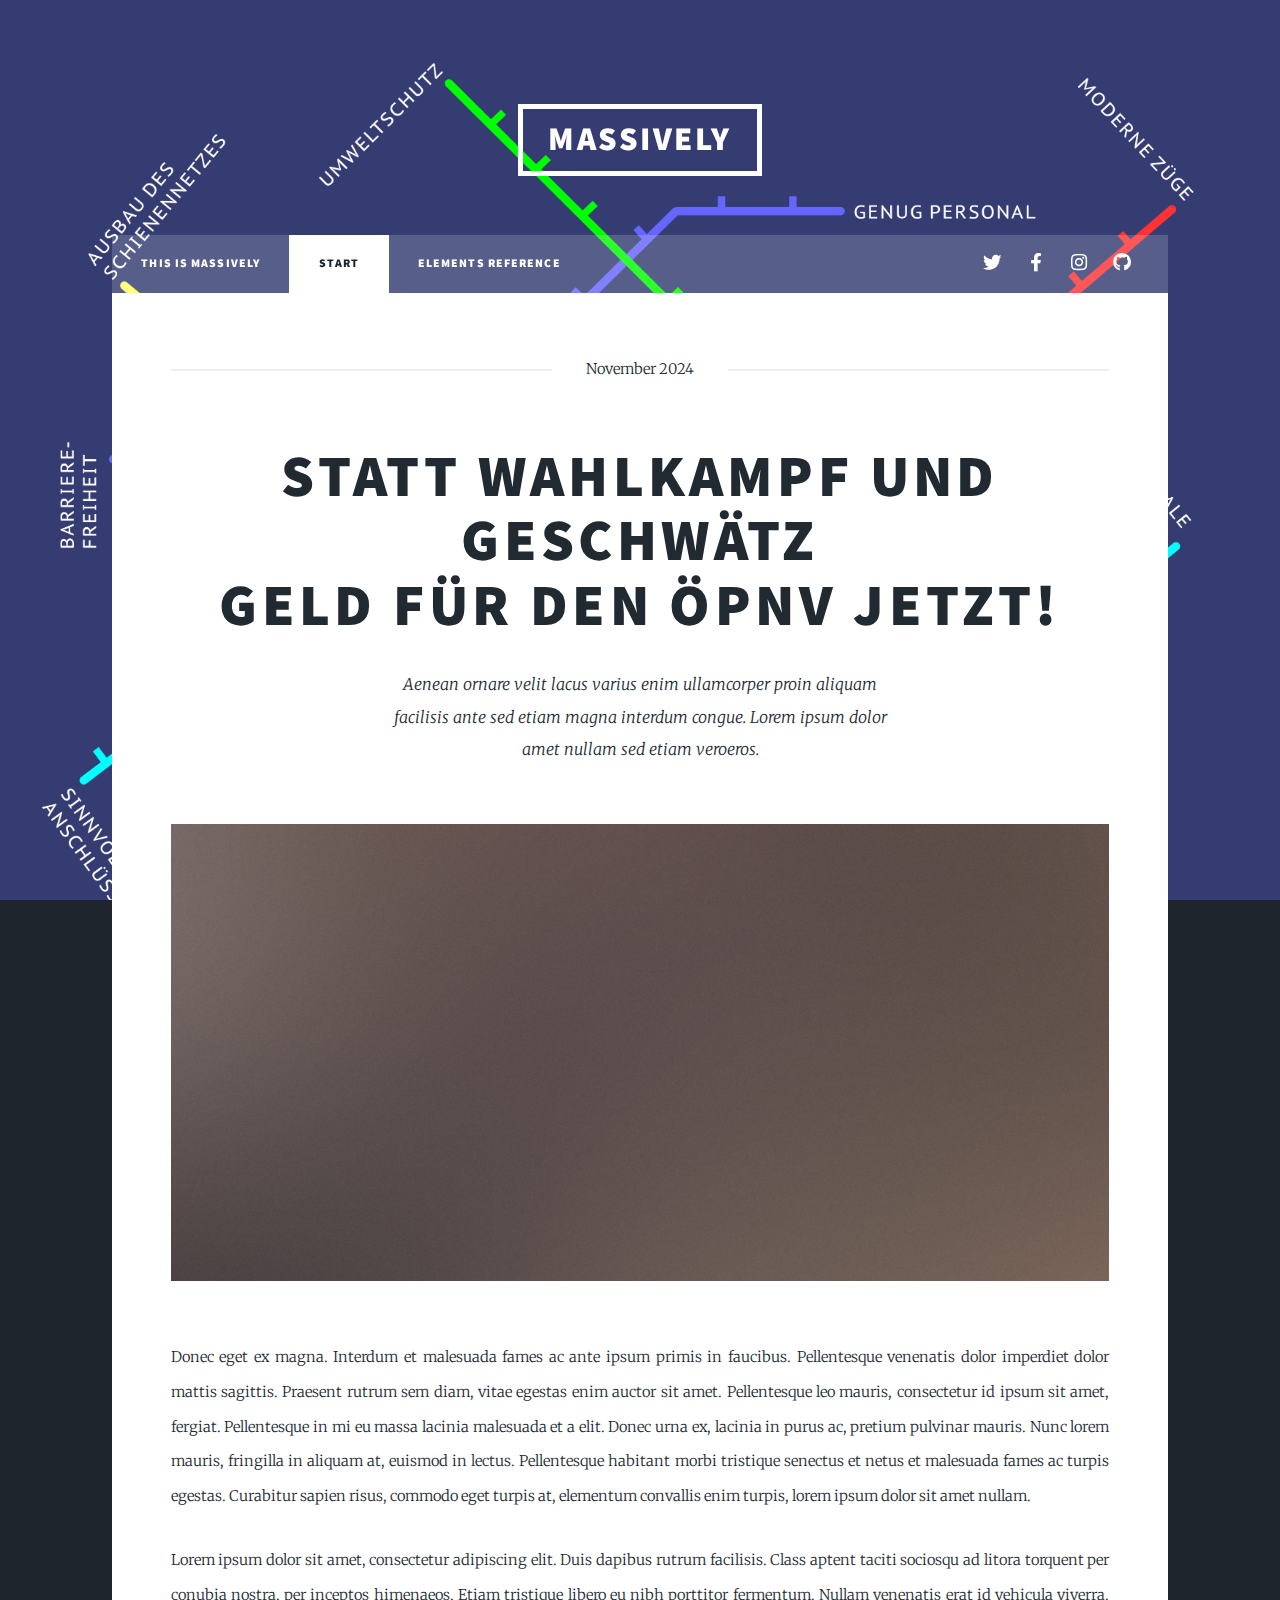
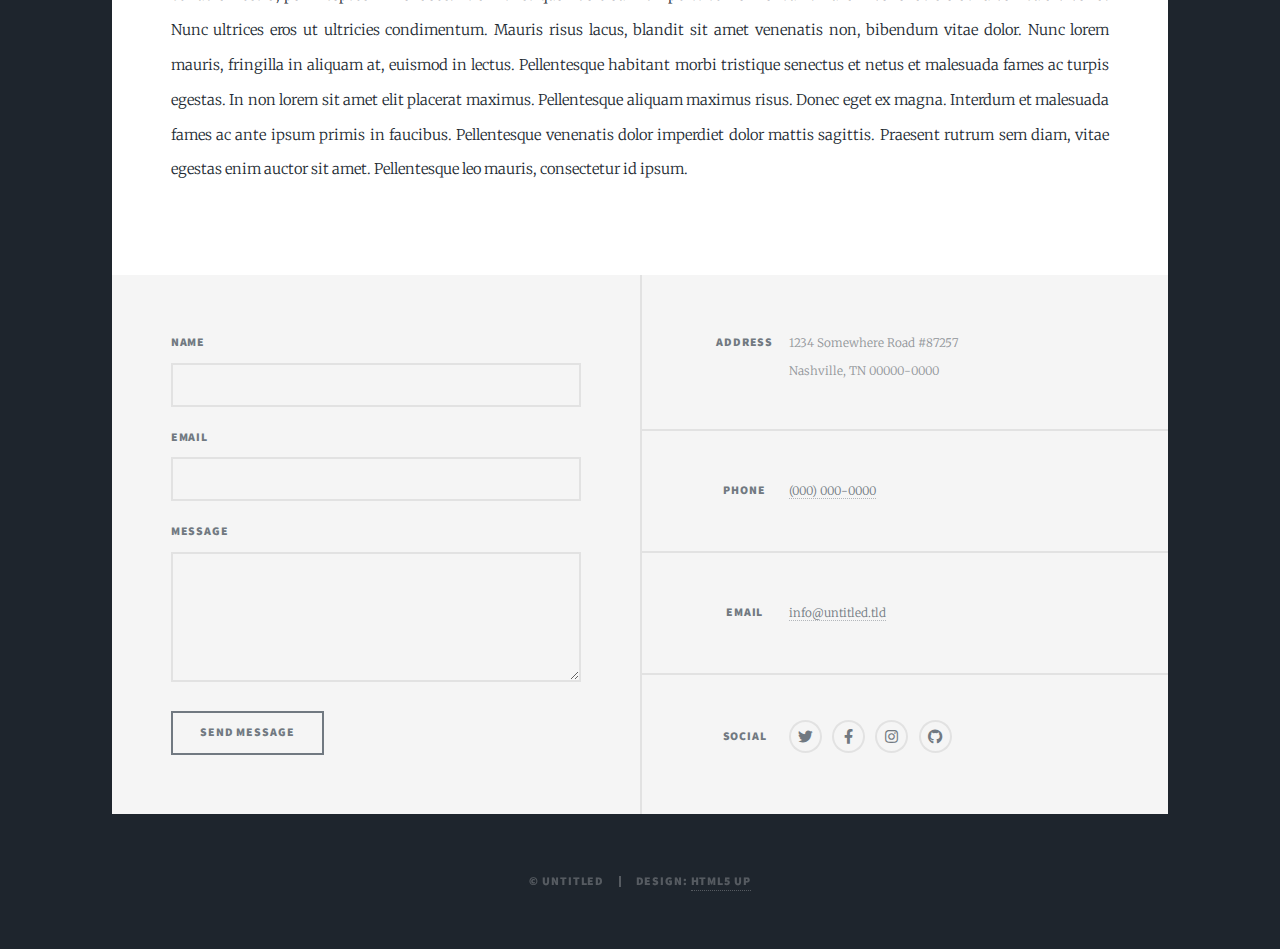
<file: generic.html>
<!DOCTYPE HTML>
<!--
	Massively by HTML5 UP
	html5up.net | @ajlkn
	Free for personal and commercial use under the CCA 3.0 license (html5up.net/license)
-->
<html>
	<head>
		<title>Generic Page - Massively by HTML5 UP</title>
		<meta charset="utf-8" />
		<meta name="viewport" content="width=device-width, initial-scale=1, user-scalable=no" />
		<link rel="stylesheet" href="assets/css/main.css" />
		<noscript><link rel="stylesheet" href="assets/css/noscript.css" /></noscript>
	</head>
	<body class="is-preload">

		<!-- Wrapper -->
			<div id="wrapper">

				<!-- Header -->
					<header id="header">
						<a href="index.html" class="logo">Massively</a>
					</header>

				<!-- Nav -->
					<nav id="nav">
						<ul class="links">
							<li><a href="index.html">This is Massively</a></li>
							<li class="active"><a href="generic.html">Start</a></li>
							<li><a href="elements.html">Elements Reference</a></li>
						</ul>
						<ul class="icons">
							<li><a href="#" class="icon brands fa-twitter"><span class="label">Twitter</span></a></li>
							<li><a href="#" class="icon brands fa-facebook-f"><span class="label">Facebook</span></a></li>
							<li><a href="#" class="icon brands fa-instagram"><span class="label">Instagram</span></a></li>
							<li><a href="#" class="icon brands fa-github"><span class="label">GitHub</span></a></li>
						</ul>
					</nav>

				<!-- Main -->
					<div id="main">

						<!-- Post -->
							<section class="post">
								<header class="major">
									<span class="date">November 2024</span>
									<h1>Statt Wahlkampf und Geschwätz<br />
									Geld für den ÖPNV jetzt!</h1>
									<p>Aenean ornare velit lacus varius enim ullamcorper proin aliquam<br />
									facilisis ante sed etiam magna interdum congue. Lorem ipsum dolor<br />
									amet nullam sed etiam veroeros.</p>
								</header>
								<div class="image main"><img src="images/pic01.jpg" alt="" /></div>
								<p>Donec eget ex magna. Interdum et malesuada fames ac ante ipsum primis in faucibus. Pellentesque venenatis dolor imperdiet dolor mattis sagittis. Praesent rutrum sem diam, vitae egestas enim auctor sit amet. Pellentesque leo mauris, consectetur id ipsum sit amet, fergiat. Pellentesque in mi eu massa lacinia malesuada et a elit. Donec urna ex, lacinia in purus ac, pretium pulvinar mauris. Nunc lorem mauris, fringilla in aliquam at, euismod in lectus. Pellentesque habitant morbi tristique senectus et netus et malesuada fames ac turpis egestas. Curabitur sapien risus, commodo eget turpis at, elementum convallis enim turpis, lorem ipsum dolor sit amet nullam.</p>
								<p>Lorem ipsum dolor sit amet, consectetur adipiscing elit. Duis dapibus rutrum facilisis. Class aptent taciti sociosqu ad litora torquent per conubia nostra, per inceptos himenaeos. Etiam tristique libero eu nibh porttitor fermentum. Nullam venenatis erat id vehicula viverra. Nunc ultrices eros ut ultricies condimentum. Mauris risus lacus, blandit sit amet venenatis non, bibendum vitae dolor. Nunc lorem mauris, fringilla in aliquam at, euismod in lectus. Pellentesque habitant morbi tristique senectus et netus et malesuada fames ac turpis egestas. In non lorem sit amet elit placerat maximus. Pellentesque aliquam maximus risus. Donec eget ex magna. Interdum et malesuada fames ac ante ipsum primis in faucibus. Pellentesque venenatis dolor imperdiet dolor mattis sagittis. Praesent rutrum sem diam, vitae egestas enim auctor sit amet. Pellentesque leo mauris, consectetur id ipsum.</p>
							</section>

					</div>

				<!-- Footer -->
					<footer id="footer">
						<section>
							<form method="post" action="#">
								<div class="fields">
									<div class="field">
										<label for="name">Name</label>
										<input type="text" name="name" id="name" />
									</div>
									<div class="field">
										<label for="email">Email</label>
										<input type="text" name="email" id="email" />
									</div>
									<div class="field">
										<label for="message">Message</label>
										<textarea name="message" id="message" rows="3"></textarea>
									</div>
								</div>
								<ul class="actions">
									<li><input type="submit" value="Send Message" /></li>
								</ul>
							</form>
						</section>
						<section class="split contact">
							<section class="alt">
								<h3>Address</h3>
								<p>1234 Somewhere Road #87257<br />
								Nashville, TN 00000-0000</p>
							</section>
							<section>
								<h3>Phone</h3>
								<p><a href="#">(000) 000-0000</a></p>
							</section>
							<section>
								<h3>Email</h3>
								<p><a href="#">info@untitled.tld</a></p>
							</section>
							<section>
								<h3>Social</h3>
								<ul class="icons alt">
									<li><a href="#" class="icon brands alt fa-twitter"><span class="label">Twitter</span></a></li>
									<li><a href="#" class="icon brands alt fa-facebook-f"><span class="label">Facebook</span></a></li>
									<li><a href="#" class="icon brands alt fa-instagram"><span class="label">Instagram</span></a></li>
									<li><a href="#" class="icon brands alt fa-github"><span class="label">GitHub</span></a></li>
								</ul>
							</section>
						</section>
					</footer>

				<!-- Copyright -->
					<div id="copyright">
						<ul><li>&copy; Untitled</li><li>Design: <a href="https://html5up.net">HTML5 UP</a></li></ul>
					</div>

			</div>

		<!-- Scripts -->
			<script src="assets/js/jquery.min.js"></script>
			<script src="assets/js/jquery.scrollex.min.js"></script>
			<script src="assets/js/jquery.scrolly.min.js"></script>
			<script src="assets/js/browser.min.js"></script>
			<script src="assets/js/breakpoints.min.js"></script>
			<script src="assets/js/util.js"></script>
			<script src="assets/js/main.js"></script>

	</body>
</html>
</file>
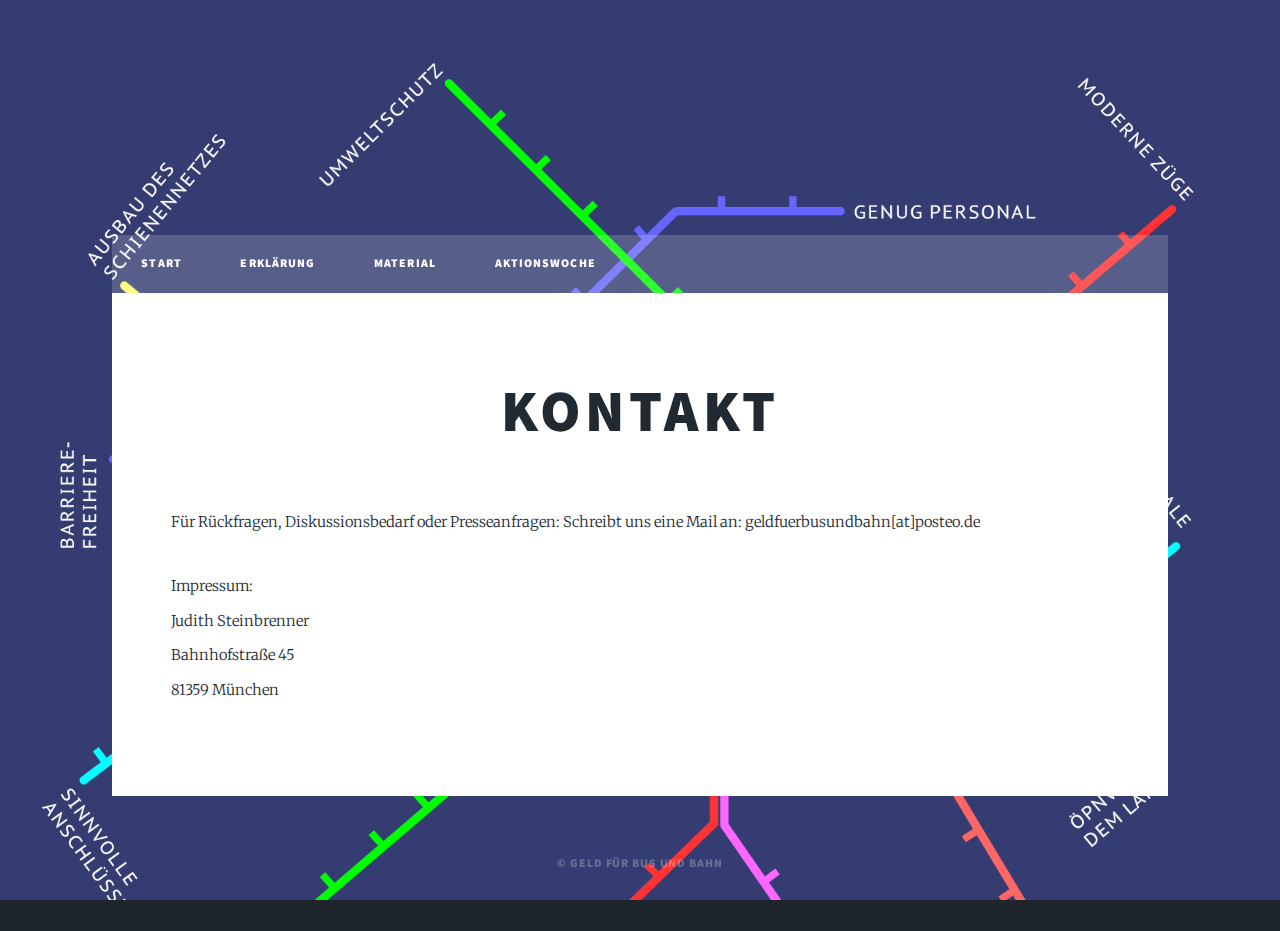
<file: kontakt.html>
<!DOCTYPE html>
<html lang="de">
<head>
	<title>Geld für Bus und Bahn</title>
	<meta charset="utf-8"/>
	<meta
			name="viewport"
			content="width=device-width, initial-scale=1, user-scalable=no"
	/>
	<link rel="stylesheet" href="assets/css/main.css"/>
	<noscript
	>
		<link rel="stylesheet" href="assets/css/noscript.css"
		/>
	</noscript>
</head>
<body class="is-preload">
<!-- Wrapper -->
<div id="wrapper">
	<!-- Header -->
	<header id="header"></header>

	<!-- Nav -->
	<nav id="nav">
		<ul class="links">
			<li><a href="index.html">Start</a></li>
			<li><a href="erklaerung.html">Erklärung</a></li>
			<li><a href="material.html">Material</a></li>
			<li><a href="aktionswoche.html">Aktionswoche</a></li>
		</ul>
	</nav>

	<!-- Main -->
	<div id="main">
		<!-- Post -->
		<section class="post">
			<header class="major">
				<h2>Kontakt</h2>
			</header>

			<!-- Text stuff -->
			<p>
				Für Rückfragen, Diskussionsbedarf oder Presseanfragen:	Schreibt uns
				eine Mail an: geldfuerbusundbahn[at]posteo.de
			</p>
			<!--
			<h3>Oder finde Unterstützer*innen der Kampagne bei dir vor Ort:</h3>

			<p><i>Infos folgen.</i></p> -->

			<p>
				Impressum:<br/>
				Judith Steinbrenner <br/>
				Bahnhofstraße 45 <br/>
				81359 München <br/>
			</p>
		</section>
	</div>

	<!-- Copyright -->
	<div id="copyright">
		<ul>
			<li>&copy; Geld für Bus und Bahn</li>
		</ul>
	</div>
</div>

<!-- Scripts -->
<script src="assets/js/jquery.min.js"></script>
<script src="assets/js/jquery.scrolly.min.js"></script>
<script src="assets/js/jquery.scrollex.min.js"></script>
<script src="assets/js/browser.min.js"></script>
<script src="assets/js/breakpoints.min.js"></script>
<script src="assets/js/util.js"></script>
<script src="assets/js/main.js"></script>
</body>
</html>
</file>
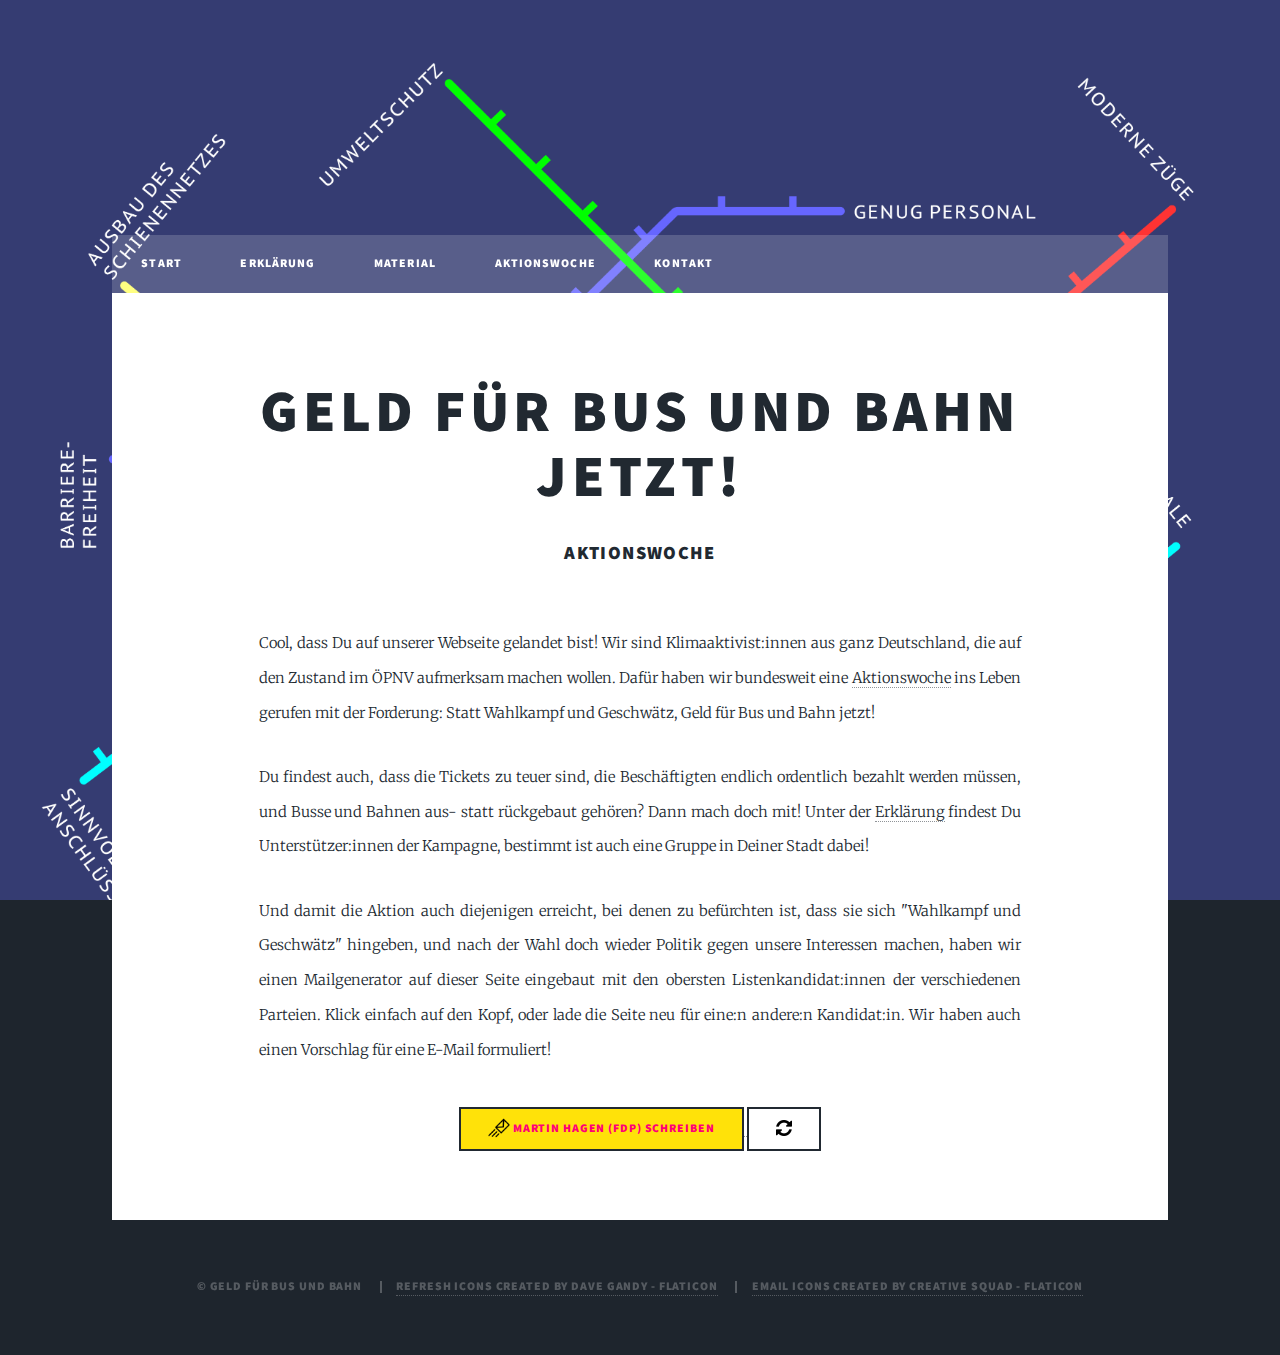
<file: mail-your-mp.html>
<!doctype html>
<!--
Massively by HTML5 UP
html5up.net | @ajlkn
Free for personal and commercial use under the CCA 3.0 license (html5up.net/license)
-->
<html lang="de">
<head>
	<title>Geld für Bus und Bahn</title>
	<meta charset="utf-8"/>
	<meta
			name="viewport"
			content="width=device-width, initial-scale=1, user-scalable=no"
	/>
	<link rel="stylesheet" href="assets/css/main.css"/>
	<script src="assets/js/mail-jour-mp.js" async ></script>
	<noscript>
		<link rel="stylesheet" href="assets/css/noscript.css"/>
	</noscript>
</head>
<body class="is-preload">
<!-- Wrapper -->
<div id="wrapper">
	<!-- Header -->
	<header id="header"></header>

	<!-- Nav -->
	<nav id="nav">
		<ul class="links">
			<li><a href="index.html#">Start</a></li>
			<li><a href="erklaerung.html">Erklärung</a></li>
			<li><a href="material.html">Material</a></li>
			<li><a href="aktionswoche.html">Aktionswoche</a></li>
			<li><a href="kontakt.html">Kontakt</a></li>
		</ul>
	</nav>

	<!-- Main -->
	<div id="main">
		<!-- Featured Post -->
		<article class="post featured">
			<header class="major">
				<h2>Geld für Bus und Bahn jetzt!</h2>
				<h3>Aktionswoche</h3>
			</header>

			<p>
				Cool, dass Du auf unserer Webseite gelandet bist! Wir sind Klimaaktivist:innen aus ganz Deutschland, die
				auf den Zustand im ÖPNV aufmerksam machen wollen. Dafür haben wir bundesweit eine
				<a href="aktionswoche.html">Aktionswoche</a> ins Leben gerufen mit der Forderung: Statt Wahlkampf und
				Geschwätz, Geld für Bus und Bahn jetzt!
			</p>

			<p>
				Du findest auch, dass die Tickets zu teuer sind, die Beschäftigten endlich ordentlich bezahlt werden
				müssen, und Busse und Bahnen
				aus- statt rückgebaut gehören? Dann mach doch mit! Unter der <a href="erklaerung.html">Erklärung</a>
				findest Du Unterstützer:innen der Kampagne,
				bestimmt ist auch eine Gruppe in Deiner Stadt dabei!
			</p>

			<p>
				Und damit die Aktion auch diejenigen erreicht, bei denen zu befürchten ist, dass sie sich "Wahlkampf und
				Geschwätz" hingeben, und nach der Wahl doch wieder Politik gegen unsere Interessen machen, haben wir
				einen Mailgenerator auf dieser Seite eingebaut mit den obersten Listenkandidat:innen der verschiedenen
				Parteien. Klick einfach auf den Kopf, oder lade die Seite neu für eine:n andere:n Kandidat:in. Wir haben
				auch einen Vorschlag für eine E-Mail formuliert!
			</p>

			<noscript>
				<p>Bitte aktiviere JavaScript!</p>
			</noscript>

			<div style="text-align: center;">
				<a id="button-link" href="" target="_blank" rel="noopener noreferrer">
					<button id="button">
						<img src="images/icons/email.png" width="22px" height="22px"
							 style="vertical-align: middle; margin-top: -2px;" alt="send"/>
						<span id="button-label">Bitte Javascript aktivieren!</span>
					</button>
				</a>
				<button onclick="updateButton()" style="margin: 10px 0; text-color: white;">
					<img src="images/icons/refresh-page-option.png" width="16px" height="16px"
						 style="vertical-align: middle; margin-top: -2px;" alt="update"/>
				</button>
			</div>

		</article>

	</div>
	<!-- Copyright -->
	<div id="copyright">
		<ul>
			<li>&copy; Geld für Bus und Bahn</li>
			<li><a href="https://www.flaticon.com/free-icons/refresh" title="refresh icons">Refresh icons created by
				Dave Gandy - Flaticon</a></li>
			<li><a href="https://www.flaticon.com/free-icons/email" title="email icons">Email icons created by Creative
				Squad - Flaticon</a></li>
		</ul>
	</div>

</div>

<!-- Scripts -->
<script src="assets/js/jquery.min.js"></script>
<script src="assets/js/jquery.scrolly.min.js"></script>
<script src="assets/js/jquery.scrollex.min.js"></script>
<script src="assets/js/browser.min.js"></script>
<script src="assets/js/breakpoints.min.js"></script>
<script src="assets/js/util.js"></script>
<script src="assets/js/main.js"></script>
</body>
</html>
</file>
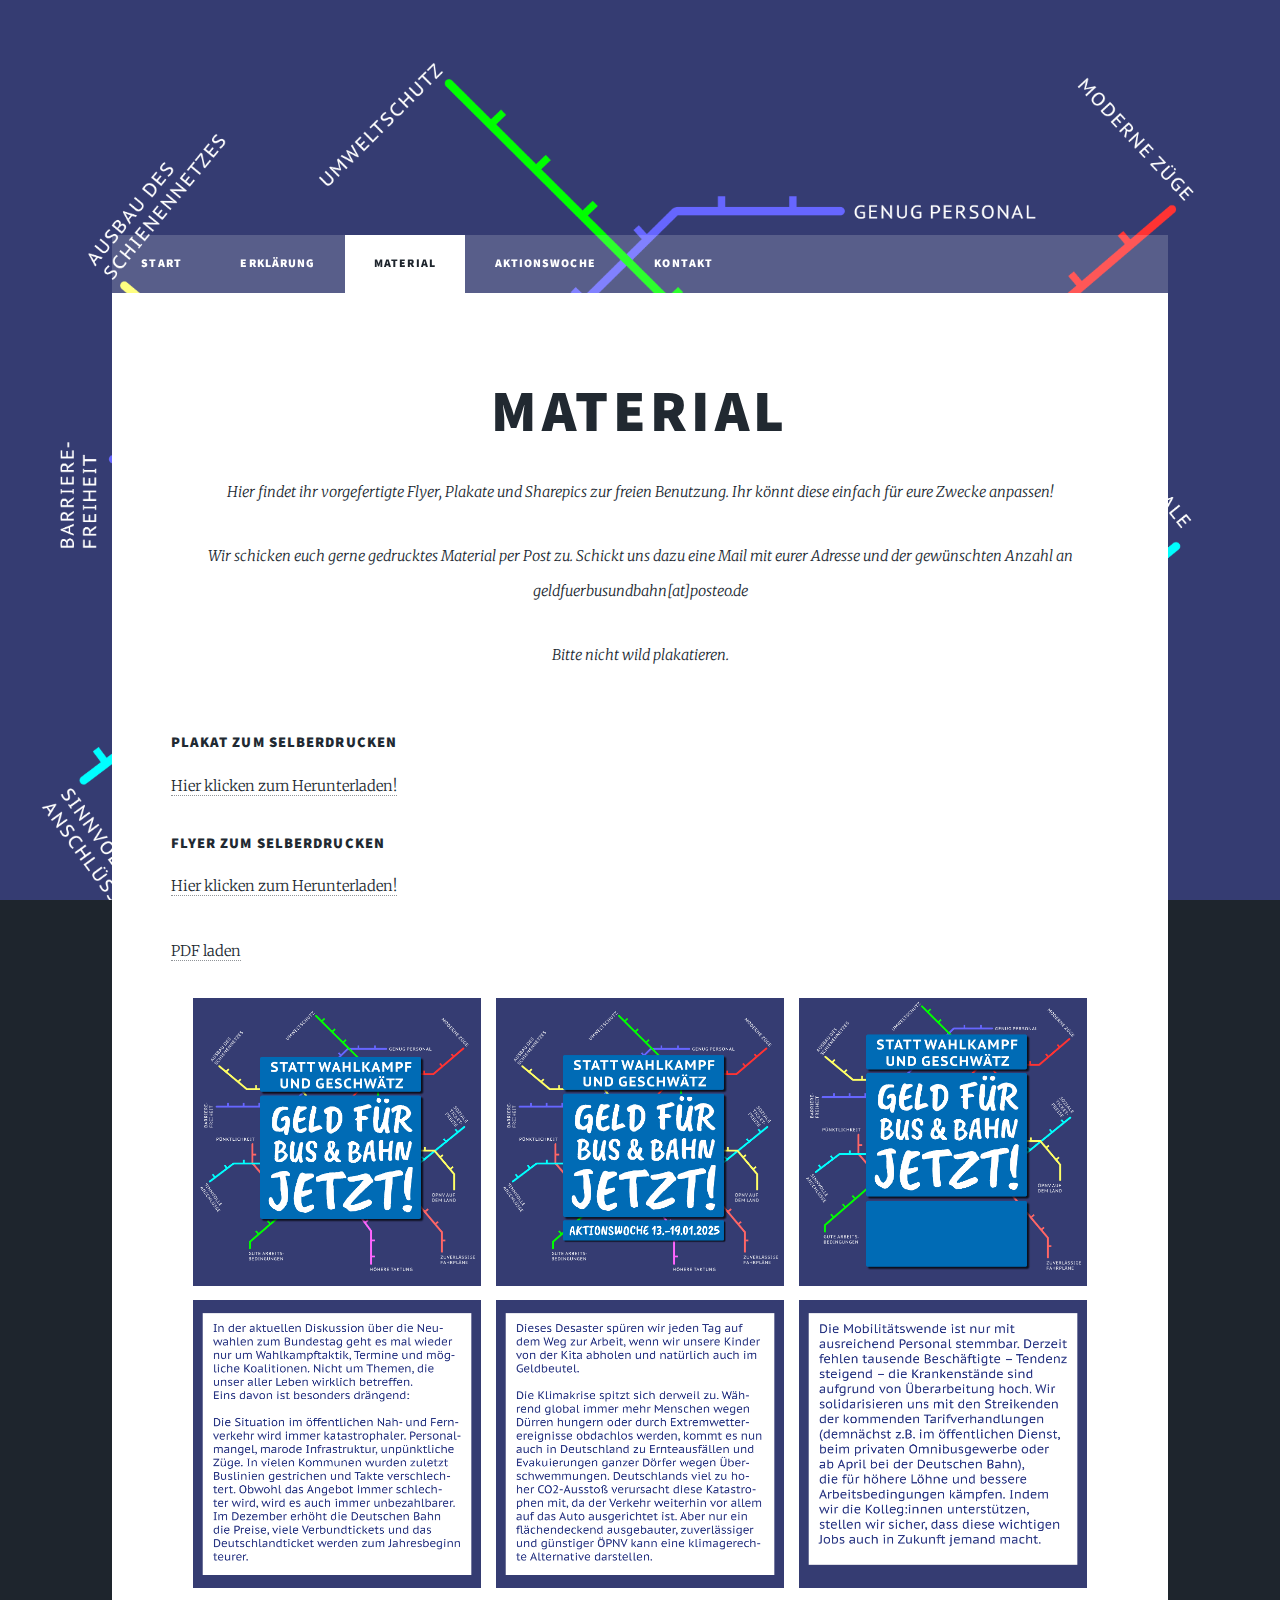
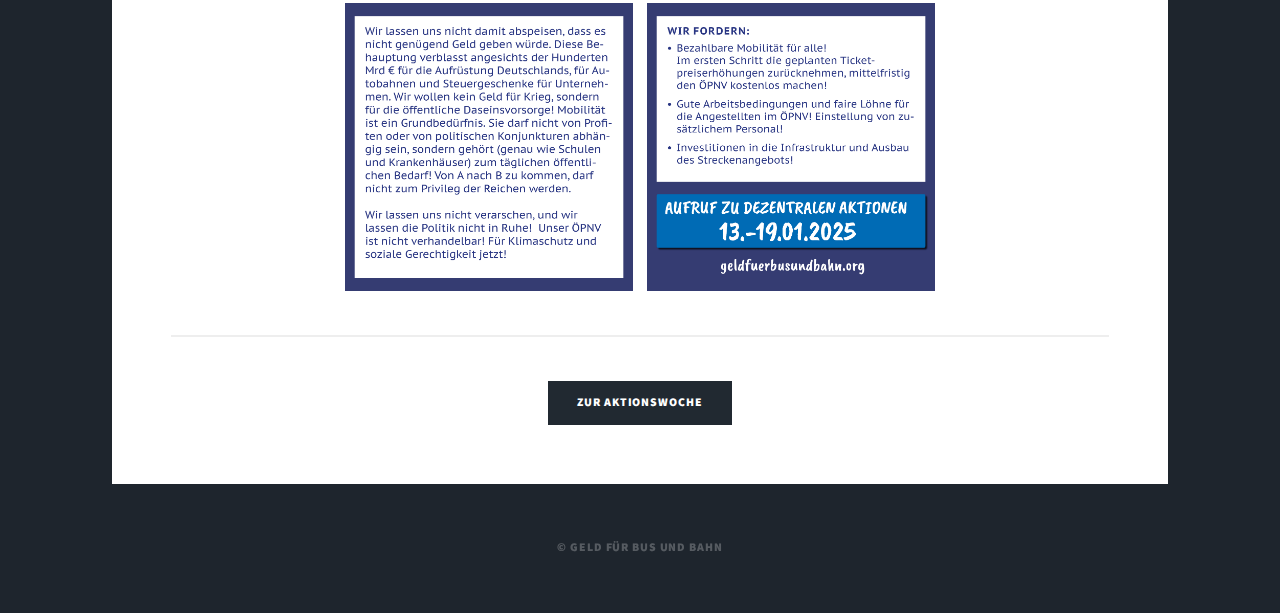
<file: material.html>
<html lang="de">
<head>
	<title>Geld für Bus und Bahn</title>
	<meta charset="utf-8"/>
	<meta
			name="viewport"
			content="width=device-width, initial-scale=1, user-scalable=no"
	/>
	<link rel="stylesheet" href="assets/css/main.css"/>
	<noscript
	>
		<link rel="stylesheet" href="assets/css/noscript.css"
		/>
	</noscript>
</head>
<body class="is-preload">
<!-- Wrapper -->
<div id="wrapper">
	<!-- Header -->
	<header id="header"></header>

	<!-- Nav -->
	<nav id="nav">
		<ul class="links">
			<li><a href="index.html">Start</a></li>
			<li><a href="erklaerung.html">Erklärung</a></li>
			<li class="active"><a href="material.html">Material</a></li>
			<li><a href="aktionswoche.html">Aktionswoche</a></li>
			<li><a href="kontakt.html">Kontakt</a></li>
		</ul>
	</nav>

	<!-- Main -->
	<div id="main">
		<!-- Post -->
		<section class="post">
			<header class="major">
				<h2>Material</h2>
				<p>
					Hier findet ihr vorgefertigte Flyer, Plakate und Sharepics zur freien Benutzung.
					Ihr könnt diese einfach für eure Zwecke anpassen!
				</p>
				<p>
					Wir schicken euch gerne gedrucktes Material per Post zu. Schickt uns dazu eine Mail mit eurer
					Adresse und der gewünschten Anzahl an geldfuerbusundbahn[at]posteo.de
				</p>
				<p>
					Bitte nicht wild plakatieren.
				</p>
			</header>
			<div class="grid-row">
				<h4 class="mb1">Plakat zum Selberdrucken</h4>
				<p class="mb1">
					<a href="images/OEPNV-Kampagne24-03-web.pdf" target="_blank"
					>Hier klicken zum Herunterladen!</a
					>
				</p>

				<h4 class="mb1">Flyer zum Selberdrucken</h4>
				<p class="mb1">
					<a href="images/OEPNV-Kampagne24-flyer-web.pdf" target="_blank"
					>Hier klicken zum Herunterladen!</a
					>
				</p>
			</div>

			<div class="grid-row">
				<div class="grid-column span-whole mt1">
					<p>
						<object data="images/OEPNV-Kampagne24-flyer-web.pdf"
								style="width: 100%; height: 800px"
								type="application/pdf">
							<a href="images/OEPNV-Kampagne24-flyer-web.pdf">PDF laden</a>
						</object>
					</p>
				</div>
			</div>

			<div class="box">
				<div class="col-3"><span class="image fit"><img src="images/OEPNV-sharepics.png" alt=""/></span></div>
				<div class="col-3"><span class="image fit"><img src="images/OEPNV-sharepics2.png" alt=""/></span></div>
				<div class="col-3"><span class="image fit"><img src="images/OEPNV-sharepics3.png" alt=""/></span></div>
				<!-- Break -->
				<div class="col-3"><span class="image fit"><img src="images/OEPNV-sharepics4.png" alt=""/></span></div>
				<div class="col-3"><span class="image fit"><img src="images/OEPNV-sharepics5.png" alt=""/></span></div>
				<div class="col-3"><span class="image fit"><img src="images/OEPNV-sharepics6.png" alt=""/></span></div>
				<!-- Break -->
				<div class="col-3"><span class="image fit"><img src="images/OEPNV-sharepics7.png" alt=""/></span></div>
				<div class="col-3"><span class="image fit"><img src="images/OEPNV-sharepics8.png" alt=""/></span></div>
			</div>

			<hr>

			<div class="row">
				<a class="button primary" href="aktionswoche.html">Zur Aktionswoche</a>
			</div>

		</section>
	</div>

	<!-- Copyright -->
	<div id="copyright">
		<ul>
			<li>&copy; Geld für Bus und Bahn</li>
		</ul>
	</div>

	<!-- Scripts -->
	<script src="assets/js/jquery.min.js"></script>
	<script src="assets/js/jquery.scrolly.min.js"></script>
	<script src="assets/js/jquery.scrollex.min.js"></script>
	<script src="assets/js/browser.min.js"></script>
	<script src="assets/js/breakpoints.min.js"></script>
	<script src="assets/js/util.js"></script>
	<script src="assets/js/main.js"></script>
</div>
</body>
</html>
</file>
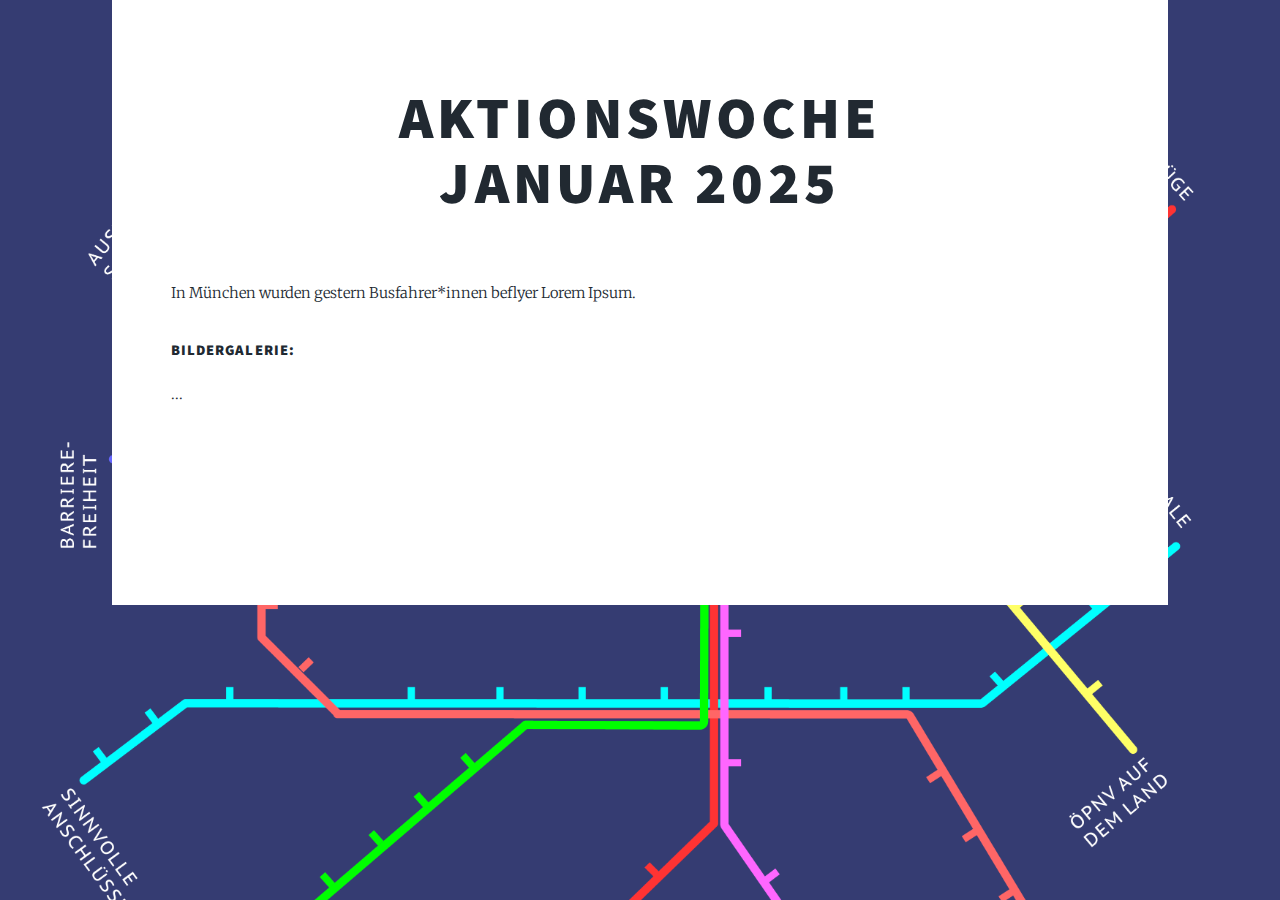
<file: posts/2025-01-03muenchen.html>
<!DOCTYPE HTML>
<!--
	Massively by HTML5 UP
	html5up.net | @ajlkn
	Free for personal and commercial use under the CCA 3.0 license (html5up.net/license)
-->
<html lang="de">
<head>
	<title>Geld für Bus und Bahn</title>
	<meta charset="utf-8"/>
	<meta name="viewport" content="width=device-width, initial-scale=1, user-scalable=no"/>
	<link rel="stylesheet" href="../assets/css/main.css"/>
	<noscript>
		<link rel="stylesheet" href="../assets/css/noscript.css"/>
	</noscript>
</head>
<body class="is-preload">

<!-- Wrapper -->
<div id="wrapper">

	<!-- Header -->


	<!-- Nav -->
	<nav id="nav">
		<ul class="links">
			<li><a href="../index.html">Aufruf</a></li>
			<li><a href="../aktionswoche.html">Aktionswoche</a></li>
			<li><a href="../material.html">Material</a></li>
			<li><a href="../kontakt.html">Kontakt</a></li>
		</ul>

	</nav>

	<!-- Main -->
	<div id="main">

		<!-- Post -->
		<section class="post">
			<header class="major">
				<h1>Aktionswoche<br/>
					Januar 2025</h1>
			</header>

			<!-- Text stuff -->
			<p>In München wurden gestern Busfahrer*innen beflyer Lorem Ipsum.</p>

			<h4>Bildergalerie:</h4>
			<p>...</p>


			<!-- Copyright -->
			<div id="copyright">
				<ul>
					<li>&copy; Geld für Bus und Bahn</li>
				</ul>
			</div>
		</section>
	</div>

	<!-- Scripts -->
	<script src="../assets/js/jquery.min.js"></script>
	<script src="../assets/js/jquery.scrolly.min.js"></script>
	<script src="../assets/js/jquery.scrollex.min.js"></script>
	<script src="../assets/js/browser.min.js"></script>
	<script src="../assets/js/breakpoints.min.js"></script>
	<script src="../assets/js/util.js"></script>
	<script src="../assets/js/main.js"></script>
</div>
</body>
</html>
</file>
<file: assets/css/main.css>
@import url(fontawesome-all.min.css);
@import url("https://fonts.googleapis.com/css?family=Merriweather:300,700,300italic,700italic|Source+Sans+Pro:900");

/*
	Massively by HTML5 UP
	html5up.net | @ajlkn
	Free for personal and commercial use under the CCA 3.0 license (html5up.net/license)
*/

html,
body,
div,
span,
applet,
object,
iframe,
h1,
h2,
h3,
h4,
h5,
h6,
p,
blockquote,
pre,
a,
abbr,
acronym,
address,
big,
cite,
code,
del,
dfn,
em,
img,
ins,
kbd,
q,
s,
samp,
small,
strike,
strong,
sub,
sup,
tt,
var,
b,
u,
i,
center,
dl,
dt,
dd,
ol,
ul,
li,
fieldset,
form,
label,
legend,
table,
caption,
tbody,
tfoot,
thead,
tr,
th,
td,
article,
aside,
canvas,
details,
embed,
figure,
figcaption,
footer,
header,
hgroup,
menu,
nav,
output,
ruby,
section,
summary,
time,
mark,
audio,
video {
	margin: 0;
	padding: 0;
	border: 0;
	font: inherit;
	vertical-align: baseline;
}

article,
aside,
details,
figcaption,
figure,
footer,
header,
hgroup,
menu,
nav,
section {
	display: block;
}

body {
	line-height: 1;
}

ol,
ul {
	list-style: none;
}

blockquote,
q {
	quotes: none;
}

blockquote:before,
blockquote:after,
q:before,
q:after {
	content: none;
}

table {
	border-collapse: collapse;
	border-spacing: 0;
}

body {
	-webkit-text-size-adjust: none;
}

mark {
	background-color: transparent;
	color: inherit;
}

input::-moz-focus-inner {
	border: 0;
	padding: 0;
}

input,
select,
textarea {
	-moz-appearance: none;
	-webkit-appearance: none;
	-ms-appearance: none;
	appearance: none;
}

/* Basic */


body {
	-ms-overflow-style: scrollbar;
}

@media screen and (max-width: 480px) {
	html,
	body {
		min-width: 320px;
	}
}

html {
	box-sizing: border-box;
}

*,
*:before,
*:after {
	box-sizing: inherit;
}

body {
	background-color: #1e252d;
}

body.is-preload *,
body.is-preload *:before,
body.is-preload *:after {
	-moz-animation: none !important;
	-webkit-animation: none !important;
	-ms-animation: none !important;
	animation: none !important;
	-moz-transition: none !important;
	-webkit-transition: none !important;
	-ms-transition: none !important;
	transition: none !important;
}

/* Type */

html {
	font-size: 16pt;
}

@media screen and (max-width: 1680px) {
	html {
		font-size: 12pt;
	}
}

@media screen and (max-width: 1280px) {
	html {
		font-size: 11pt;
	}
}

@media screen and (max-width: 360px) {
	html {
		font-size: 10pt;
	}
}

body {
	color: #212931;
}

body,
input,
select,
textarea {
	font-family: "Merriweather", Georgia, serif;
	font-weight: 300;
	font-size: 1rem;
	line-height: 2.375;
}

a {
	-moz-transition: color 0.2s ease-in-out, background-color 0.2s ease-in-out,
	border-color 0.2s ease-in-out, box-shadow 0.2s ease-in-out;
	-webkit-transition: color 0.2s ease-in-out, background-color 0.2s ease-in-out,
	border-color 0.2s ease-in-out, box-shadow 0.2s ease-in-out;
	-ms-transition: color 0.2s ease-in-out, background-color 0.2s ease-in-out,
	border-color 0.2s ease-in-out, box-shadow 0.2s ease-in-out;
	transition: color 0.2s ease-in-out, background-color 0.2s ease-in-out,
	border-color 0.2s ease-in-out, box-shadow 0.2s ease-in-out;
	border-bottom: dotted 1px;
	text-decoration: none;
}

a:hover {
	border-bottom-color: transparent;
}

strong,
b {
	font-weight: 600;
}

em,
i {
	font-style: italic;
}

p {
	text-align: justify;
	margin: 0 0 2rem 0;
}

h1,
h2,
h3,
h4,
h5,
h6 {
	font-family: "Source Sans Pro", Helvetica, sans-serif;
	font-weight: 900;
	line-height: 1.5;
	letter-spacing: 0.075em;
	text-transform: uppercase;
	margin: 0 0 1rem 0;
}

h1,
h2,
h3 {
	text-align: center;
}

h1 a,
h2 a,
h3 a,
h4 a,
h5 a,
h6 a {
	border-bottom: 0;
	color: inherit;
	text-decoration: none;
}

h1 {
	font-size: 4rem;
	line-height: 1.1;
	margin: 0 0 2rem 0;
}

h2 {
	font-size: 1.75rem;
	line-height: 1.3;
	margin: 0 0 1.5rem 0;
}

h3 {
	font-size: 1.25rem;
	margin: 0 0 1.5rem 0;
}

h4 {
	font-size: 1rem;
}

h5 {
	font-size: 0.9rem;
}

h6 {
	font-size: 0.8rem;
}

sub {
	font-size: 0.8rem;
	position: relative;
	top: 0.5rem;
}

sup {
	font-size: 0.8rem;
	position: relative;
	top: -0.5rem;
}

blockquote {
	border-left: solid 4px;
	font-style: italic;
	margin: 0 0 2rem 0;
	padding: 0.5rem 0 0.5rem 2rem;
}

code {
	border: solid 2px;
	font-family: "Courier New", monospace;
	font-size: 0.9rem;
	margin: 0 0.25rem;
	padding: 0.25rem 0.65rem;
}

pre {
	-webkit-overflow-scrolling: touch;
	font-family: "Courier New", monospace;
	font-size: 0.9rem;
	margin: 0 0 2rem 0;
}

pre code {
	display: block;
	line-height: 1.75;
	padding: 1rem 1.5rem;
	overflow-x: auto;
}

hr {
	border: 0;
	border-bottom: solid 2px;
	margin: 3rem 0;
}

hr.major {
	margin: 5rem 0;
}

.align-left {
	text-align: left;
}

.align-center {
	text-align: center;
}

.align-right {
	text-align: right;
}

input,
select,
textarea {
	color: #212931;
}

a {
	color: #212931;
	border-bottom-color: rgba(33, 41, 49, 0.5);
}

a:hover {
	border-bottom-color: transparent;
	color: #18bfef !important;
}

strong,
b {
	color: #212931;
}

p.small {
	font-size: small;
	line-height: normal;
}

h1,
h2,
h3,
h4,
h5,
h6 {
	color: #212931;
}

blockquote {
	border-left-color: #eeeeee;
}

code {
	background: rgba(220, 220, 220, 0.25);
	border-color: #eeeeee;
}

hr {
	border-bottom-color: #eeeeee;
}

div.box {
	display: flex;
	flex-wrap: wrap;
	justify-content: center;
	gap: 1rem;
}

.box > .col-3 {
	max-width: 288px;
}
.box > .col-3 > .image {
	width: 100%;
}
.box > .col-3 > .image > img {
	width: 100%;
	min-width: 120px;
}


/* Button */
div.row {
	text-align: center;
}

input[type="submit"],
input[type="reset"],
input[type="button"],
button,
.button {
	-moz-appearance: none;
	-webkit-appearance: none;
	-ms-appearance: none;
	appearance: none;
	-moz-transition: background-color 0.2s ease-in-out,
	box-shadow 0.2s ease-in-out, color 0.2s ease-in-out;
	-webkit-transition: background-color 0.2s ease-in-out,
	box-shadow 0.2s ease-in-out, color 0.2s ease-in-out;
	-ms-transition: background-color 0.2s ease-in-out, box-shadow 0.2s ease-in-out,
	color 0.2s ease-in-out;
	transition: background-color 0.2s ease-in-out, box-shadow 0.2s ease-in-out,
	color 0.2s ease-in-out;
	border: 0;
	border-radius: 0;
	cursor: pointer;
	display: inline-block;
	font-family: "Source Sans Pro", Helvetica, sans-serif;
	font-size: 0.8rem;
	font-weight: 900;
	letter-spacing: 0.075em;
	height: 3rem;
	line-height: 3rem;
	padding: 0 2rem;
	text-align: center;
	text-decoration: none;
	text-transform: uppercase;
	white-space: nowrap;
	margin: auto;
}

input[type="submit"].icon:before,
input[type="reset"].icon:before,
input[type="button"].icon:before,
button.icon:before,
.button.icon:before {
	margin-right: 0.5rem;
}

input[type="submit"].icon.solo,
input[type="reset"].icon.solo,
input[type="button"].icon.solo,
button.icon.solo,
.button.icon.solo {
	position: relative;
	width: 4rem;
	height: 4rem;
	line-height: 4rem;
	border-radius: 4rem;
	text-indent: 4rem;
	overflow: hidden;
	padding: 0;
	white-space: nowrap;
}

input[type="submit"].icon.solo:before,
input[type="reset"].icon.solo:before,
input[type="button"].icon.solo:before,
button.icon.solo:before,
.button.icon.solo:before {
	position: absolute;
	display: block;
	top: 0;
	left: 0;
	width: inherit;
	height: inherit;
	line-height: inherit;
	font-size: 1.25rem;
	margin-right: 0;
	text-align: center;
	text-indent: 0;
}

input[type="submit"].fit,
input[type="reset"].fit,
input[type="button"].fit,
button.fit,
.button.fit {
	width: 100%;
}

input[type="submit"].small,
input[type="reset"].small,
input[type="button"].small,
button.small,
.button.small {
	font-size: 0.7rem;
	height: 2.5rem;
	line-height: 2.5rem;
	padding: 0 1.5rem;
}

input[type="submit"].large,
input[type="reset"].large,
input[type="button"].large,
button.large,
.button.large {
	font-size: 0.9rem;
	height: 3.5rem;
	line-height: 3.5rem;
	padding: 0 2.75rem;
}

@media screen and (max-width: 980px) {
	input[type="submit"],
	input[type="reset"],
	input[type="button"],
	button,
	.button {
		font-size: 0.9rem;
		height: 3.25rem;
		line-height: 3.25rem;
	}

	input[type="submit"].large,
	input[type="reset"].large,
	input[type="button"].large,
	button.large,
	.button.large {
		font-size: 1rem;
		height: 3.75rem;
		line-height: 3.75rem;
	}
}

input[type="submit"].disabled,
input[type="submit"]:disabled,
input[type="reset"].disabled,
input[type="reset"]:disabled,
input[type="button"].disabled,
input[type="button"]:disabled,
button.disabled,
button:disabled,
.button.disabled,
.button:disabled {
	pointer-events: none;
	opacity: 0.25;
}

input[type="submit"],
input[type="reset"],
input[type="button"],
button,
.button {
	background-color: transparent;
	box-shadow: inset 0 0 0 2px #212931;
	color: #212931 !important;
}

input[type="submit"]:hover,
input[type="reset"]:hover,
input[type="button"]:hover,
button:hover,
.button:hover {
	box-shadow: inset 0 0 0 2px #18bfef;
	color: #18bfef !important;
}

input[type="submit"].primary,
input[type="reset"].primary,
input[type="button"].primary,
button.primary,
.button.primary {
	background-color: #212931;
	box-shadow: none;
	color: #ffffff !important;
}

input[type="submit"].primary:hover,
input[type="reset"].primary:hover,
input[type="button"].primary:hover,
button.primary:hover,
.button.primary:hover {
	background-color: #18bfef;
}

/* Form */

form {
	margin: 0 0 2rem 0;
}

form > :last-child {
	margin-bottom: 0;
}

form > .fields {
	display: -moz-flex;
	display: -webkit-flex;
	display: -ms-flex;
	display: flex;
	-moz-flex-wrap: wrap;
	-webkit-flex-wrap: wrap;
	-ms-flex-wrap: wrap;
	flex-wrap: wrap;
	width: calc(100% + 3rem);
	margin: -1.5rem 0 2rem -1.5rem;
}

form > .fields > .field {
	-moz-flex-grow: 0;
	-webkit-flex-grow: 0;
	-ms-flex-grow: 0;
	flex-grow: 0;
	-moz-flex-shrink: 0;
	-webkit-flex-shrink: 0;
	-ms-flex-shrink: 0;
	flex-shrink: 0;
	padding: 1.5rem 0 0 1.5rem;
	width: calc(100% - 1.5rem);
}

form > .fields > .field.half {
	width: calc(50% - 0.75rem);
}

form > .fields > .field.third {
	width: calc(100% / 3 - 0.5rem);
}

form > .fields > .field.quarter {
	width: calc(25% - 0.375rem);
}

@media screen and (max-width: 480px) {
	form > .fields {
		width: calc(100% + 3rem);
		margin: -1.5rem 0 2rem -1.5rem;
	}

	form > .fields > .field {
		padding: 1.5rem 0 0 1.5rem;
		width: calc(100% - 1.5rem);
	}

	form > .fields > .field.half {
		width: calc(100% - 1.5rem);
	}

	form > .fields > .field.third {
		width: calc(100% - 1.5rem);
	}

	form > .fields > .field.quarter {
		width: calc(100% - 1.5rem);
	}
}

label {
	display: block;
	font-family: "Source Sans Pro", Helvetica, sans-serif;
	font-weight: 900;
	line-height: 1.5;
	letter-spacing: 0.075em;
	font-size: 0.8rem;
	text-transform: uppercase;
	margin: 0 0 0.75rem 0;
}

@media screen and (max-width: 980px) {
	label {
		font-size: 0.9rem;
	}
}

input[type="text"],
input[type="password"],
input[type="email"],
select,
textarea {
	-moz-appearance: none;
	-webkit-appearance: none;
	-ms-appearance: none;
	appearance: none;
	background: transparent;
	border-radius: 0;
	border: solid 2px;
	color: inherit;
	display: block;
	outline: 0;
	padding: 0 1rem;
	text-decoration: none;
	width: 100%;
}

input[type="text"]:invalid,
input[type="password"]:invalid,
input[type="email"]:invalid,
select:invalid,
textarea:invalid {
	box-shadow: none;
}

select {
	background-size: 1.25rem;
	background-repeat: no-repeat;
	background-position: calc(100% - 1rem) center;
	height: 3rem;
	padding-right: 3rem;
	text-overflow: ellipsis;
}

select:focus::-ms-value {
	background-color: transparent;
}

select::-ms-expand {
	display: none;
}

input[type="text"],
input[type="password"],
input[type="email"],
select {
	height: 3rem;
}

textarea {
	padding: 0.75rem 1rem;
}

input[type="checkbox"],
input[type="radio"] {
	-moz-appearance: none;
	-webkit-appearance: none;
	-ms-appearance: none;
	appearance: none;
	display: block;
	float: left;
	margin-right: -2rem;
	opacity: 0;
	width: 1rem;
	z-index: -1;
}

input[type="checkbox"] + label,
input[type="radio"] + label {
	text-decoration: none;
	cursor: pointer;
	display: inline-block;
	font-size: 1rem;
	letter-spacing: 0;
	font-family: "Merriweather", Georgia, serif;
	text-transform: none;
	font-weight: 300;
	padding-left: 2.8rem;
	padding-right: 1rem;
	position: relative;
}

input[type="checkbox"] + label:before,
input[type="radio"] + label:before,
#navPanel .close:before,
#navPanelToggle:before,
.pagination .next:before,
.pagination .previous:before,
#navPanel .close:before {
	-moz-osx-font-smoothing: grayscale;
	-webkit-font-smoothing: antialiased;
	display: inline-block;
	font-style: normal;
	font-variant: normal;
	text-rendering: auto;
	line-height: 1;
	text-transform: none !important;
	font-family: "Font Awesome 5 Free", sans-serif;
	font-weight: 900;
}

input[type="checkbox"] + label:before,
input[type="radio"] + label:before {
	border-radius: 0;
	border: solid 2px;
	content: "";
	display: inline-block;
	font-size: 0.8rem;
	height: 1.8rem;
	left: 0;
	line-height: 1.65rem;
	position: absolute;
	text-align: center;
	top: -0.125rem;
	width: 1.8rem;
}

input[type="checkbox"]:checked + label:before,
input[type="radio"]:checked + label:before {
	content: "\f00c";
}

input[type="checkbox"] + label:before {
	border-radius: 0;
}

input[type="radio"] + label:before {
	border-radius: 100%;
}

::-webkit-input-placeholder {
	opacity: 1;
}

:-moz-placeholder {
	opacity: 1;
}

::-moz-placeholder {
	opacity: 1;
}

:-ms-input-placeholder {
	opacity: 1;
}

label {
	color: #212931;
}

input[type="text"],
input[type="password"],
input[type="email"],
select,
textarea {
	border-color: #eeeeee;
}

input[type="text"]:focus,
input[type="password"]:focus,
input[type="email"]:focus,
select:focus,
textarea:focus {
	border-color: #18bfef;
}

select {
	background-image: url("data:image/svg+xml;charset=utf8,%3Csvg xmlns='http://www.w3.org/2000/svg' width='40' height='40' preserveAspectRatio='none' viewBox='0 0 40 40'%3E%3Cpath d='M9.4,12.3l10.4,10.4l10.4-10.4c0.2-0.2,0.5-0.4,0.9-0.4c0.3,0,0.6,0.1,0.9,0.4l3.3,3.3c0.2,0.2,0.4,0.5,0.4,0.9 c0,0.4-0.1,0.6-0.4,0.9L20.7,31.9c-0.2,0.2-0.5,0.4-0.9,0.4c-0.3,0-0.6-0.1-0.9-0.4L4.3,17.3c-0.2-0.2-0.4-0.5-0.4-0.9 c0-0.4,0.1-0.6,0.4-0.9l3.3-3.3c0.2-0.2,0.5-0.4,0.9-0.4S9.1,12.1,9.4,12.3z' fill='%23eeeeee' /%3E%3C/svg%3E");
}

select option {
	background-color: #ffffff;
	color: #212931;
}

.select-wrapper:before {
	color: #eeeeee;
}

input[type="checkbox"] + label,
input[type="radio"] + label {
	color: #212931;
}

input[type="checkbox"] + label:before,
input[type="radio"] + label:before {
	border-color: #eeeeee;
}

input[type="checkbox"]:checked + label:before,
input[type="radio"]:checked + label:before {
	background-color: #212931;
	border-color: #212931;
	color: #ffffff;
}

input[type="checkbox"]:focus + label:before,
input[type="radio"]:focus + label:before {
	border-color: #18bfef;
}

::-webkit-input-placeholder {
	color: #909498 !important;
}

:-moz-placeholder {
	color: #909498 !important;
}

::-moz-placeholder {
	color: #909498 !important;
}

:-ms-input-placeholder {
	color: #909498 !important;
}

.formerize-placeholder {
	color: #909498 !important;
}

/* Icon */

.icon {
	text-decoration: none;
	border-bottom: none;
	position: relative;
}

.icon:before {
	-moz-osx-font-smoothing: grayscale;
	-webkit-font-smoothing: antialiased;
	display: inline-block;
	font-style: normal;
	font-variant: normal;
	text-rendering: auto;
	line-height: 1;
	text-transform: none !important;
	font-family: "Font Awesome 5 Free", sans-serif;
	font-weight: 400;
}

.icon > .label {
	display: none;
}

.icon:before {
	line-height: inherit;
}

.icon.solid:before {
	font-weight: 900;
}

.icon.brands:before {
	font-family: "Font Awesome 5 Brands", sans-serif;
}

/* Image */

.image {
	border: 0;
	display: inline-block;
	position: relative;
}

.image img {
	display: block;
}

.image.left,
.image.right {
	max-width: 40%;
}

.image.left img,
.image.right img {
	width: 100%;
}

.image.left {
	float: left;
	margin: 0 2rem 2rem 0;
	top: 0.75rem;
}

.image.right {
	float: right;
	margin: 0 0 2rem 2rem;
	top: 0.75rem;
}

.image.main {
	display: block;
	margin: 4rem 0;
	width: 100%;
}

.image.main:first-child {
	margin-top: 0;
}

.image.main img {
	width: 100%;
}

.image.fit img {
	width: 100%;
}

@media screen and (max-width: 736px) {
	.image.fit {
		margin: 2rem 0;
	}

	.image.main {
		margin: 2rem 0;
	}
}

a.image {
	overflow: hidden;
}

a.image img {
	-moz-transition: -moz-transform 0.2s ease-out;
	-webkit-transition: -webkit-transform 0.2s ease-out;
	-ms-transition: -ms-transform 0.2s ease-out;
	transition: transform 0.2s ease-out;
}

a.image:hover img {
	-moz-transform: scale(1.05);
	-webkit-transform: scale(1.05);
	-ms-transform: scale(1.05);
	transform: scale(1.05);
}

/* Actions */

ul.actions {
	display: -moz-flex;
	display: -webkit-flex;
	display: -ms-flex;
	display: flex;
	cursor: default;
	list-style: none;
	margin-left: -1rem;
	padding-left: 0;
}

ul.actions li {
	padding: 0 0 0 1rem;
	vertical-align: middle;
}

ul.actions.special {
	-moz-justify-content: center;
	-webkit-justify-content: center;
	-ms-justify-content: center;
	justify-content: center;
	width: 100%;
	margin-left: 0;
}

ul.actions.special li:first-child {
	padding-left: 0;
}

ul.actions.stacked {
	-moz-flex-direction: column;
	-webkit-flex-direction: column;
	-ms-flex-direction: column;
	flex-direction: column;
	margin-left: 0;
}

ul.actions.stacked li {
	padding: 1.3rem 0 0 0;
}

ul.actions.stacked li:first-child {
	padding-top: 0;
}

ul.actions.fit {
	width: calc(100% + 1rem);
}

ul.actions.fit li {
	-moz-flex-grow: 1;
	-webkit-flex-grow: 1;
	-ms-flex-grow: 1;
	flex-grow: 1;
	-moz-flex-shrink: 1;
	-webkit-flex-shrink: 1;
	-ms-flex-shrink: 1;
	flex-shrink: 1;
	width: 100%;
}

ul.actions.fit li > * {
	width: 100%;
}

ul.actions.fit.stacked {
	width: 100%;
}

@media screen and (max-width: 480px) {
	ul.actions:not(.fixed) {
		-moz-flex-direction: column;
		-webkit-flex-direction: column;
		-ms-flex-direction: column;
		flex-direction: column;
		margin-left: 0;
		width: 100% !important;
	}

	ul.actions:not(.fixed) li {
		-moz-flex-grow: 1;
		-webkit-flex-grow: 1;
		-ms-flex-grow: 1;
		flex-grow: 1;
		-moz-flex-shrink: 1;
		-webkit-flex-shrink: 1;
		-ms-flex-shrink: 1;
		flex-shrink: 1;
		padding: 1rem 0 0 0;
		text-align: center;
		width: 100%;
	}

	ul.actions:not(.fixed) li > * {
		width: 100%;
	}

	ul.actions:not(.fixed) li:first-child {
		padding-top: 0;
	}

	ul.actions:not(.fixed) li input[type="submit"],
	ul.actions:not(.fixed) li input[type="reset"],
	ul.actions:not(.fixed) li input[type="button"],
	ul.actions:not(.fixed) li button,
	ul.actions:not(.fixed) li .button {
		width: 100%;
	}

	ul.actions:not(.fixed) li input[type="submit"].icon:before,
	ul.actions:not(.fixed) li input[type="reset"].icon:before,
	ul.actions:not(.fixed) li input[type="button"].icon:before,
	ul.actions:not(.fixed) li button.icon:before,
	ul.actions:not(.fixed) li .button.icon:before {
		margin-left: -0.5rem;
	}
}

/* Icons */

ul.icons {
	cursor: default;
	list-style: none;
	padding-left: 0;
}

ul.icons li {
	display: inline-block;
	padding: 0 0.5rem 0 0;
	vertical-align: middle;
}

ul.icons li:last-child {
	padding-right: 0;
}

ul.icons li .icon:before {
	width: 2.25rem;
	height: 2.25rem;
	line-height: 2.25rem;
	display: inline-block;
	text-align: center;
	border-radius: 100%;
	font-size: 1.25rem;
}

ul.icons.alt li .icon:before {
	-moz-transition: color 0.2s ease-in-out, background-color 0.2s ease-in-out,
	border-color 0.2s ease-in-out, box-shadow 0.2s ease-in-out;
	-webkit-transition: color 0.2s ease-in-out, background-color 0.2s ease-in-out,
	border-color 0.2s ease-in-out, box-shadow 0.2s ease-in-out;
	-ms-transition: color 0.2s ease-in-out, background-color 0.2s ease-in-out,
	border-color 0.2s ease-in-out, box-shadow 0.2s ease-in-out;
	transition: color 0.2s ease-in-out, background-color 0.2s ease-in-out,
	border-color 0.2s ease-in-out, box-shadow 0.2s ease-in-out;
	font-size: 1rem;
}

/* List */

ol {
	list-style: decimal;
	margin: 0 0 2rem 0;
	padding-left: 1.25rem;
}

ol li {
	padding-left: 0.25rem;
}

ul {
	list-style: disc;
	margin: 0 0 2rem 0;
	padding-left: 1rem;
}

ul li {
	padding-left: 0.5rem;
}

ul.divided {
	list-style: none;
	padding-left: 0;
}

ul.divided li {
	border-top: solid 1px;
	padding: 0.5rem 0;
}

ul.divided li:first-child {
	border-top: 0;
	padding-top: 0;
}

dl {
	margin: 0 0 2rem 0;
}

dl dt {
	display: block;
	font-weight: 600;
	margin: 0 0 1rem 0;
}

dl dd {
	margin-left: 2rem;
}

ul.divided li {
	border-top-color: #eeeeee;
}

ul.icons li a.icon:hover:before {
	color: #18bfef;
}

ul.icons.alt li .icon:before {
	box-shadow: inset 0 0 0 2px #eeeeee;
}

ul.icons.alt li a.icon:hover:before {
	box-shadow: inset 0 0 0 2px #18bfef;
}

/* Section/Article */

section.post {
	max-width: 1200px;
	margin: auto !important;
}

section.special,
article.special {
	text-align: center;
}

header {
	cursor: default;
}

header > .date {
	display: block;
	font-size: 0.8rem;
	margin: 0 0 1rem 0;
	position: relative;
}

header > p {
	font-style: italic;
}

header > h1 + p {
	font-size: 1.1rem;
	margin-top: -0.5rem;
	line-height: 2;
}

header > h2 + p {
	font-size: 1rem;
	margin-top: -0.75rem;
}

header > h3 + p {
	font-size: 0.9rem;
	margin-top: -0.75rem;
}

header > h4 + p {
	font-size: 0.8rem;
	margin-top: -0.75rem;
}

header.major {
	margin: 0 0 4rem 0;
}

header.major > :last-child {
	margin-bottom: 0;
}

header.major > p {
	margin-top: 0;
	text-align: center;
}

header.major > .date {
	font-size: 1rem;
	margin: 0 0 4rem 0;
	text-align: center;
}

header.major > .date:before,
header.major > .date:after {
	content: "";
	display: block;
	position: absolute;
	top: 50%;
	width: calc(50% - 6rem);
	border-top: solid 2px;
}

header.major > .date:before {
	left: 0;
}

header.major > .date:after {
	right: 0;
}

@media screen and (max-width: 980px) {
	header br {
		display: none;
	}
}

@media screen and (max-width: 736px) {
	header.major {
		margin: 0 0 2rem 0;
	}
}

header.major .date:before,
header.major .date:after {
	border-top-color: #eeeeee;
}

/* Table */

.table-wrapper {
	-webkit-overflow-scrolling: touch;
	overflow-x: auto;
}

table {
	margin: 0 0 2rem 0;
	width: 100%;
}

table tbody tr {
	border: solid 1px;
	border-left: 0;
	border-right: 0;
}

table td {
	padding: 0.75rem 0.75rem;
}

table th {
	font-family: "Source Sans Pro", Helvetica, sans-serif;
	font-size: 0.8rem;
	font-weight: 900;
	letter-spacing: 0.075em;
	line-height: 1.5;
	padding: 0 0.75rem 0.75rem 0.75rem;
	text-align: left;
	text-transform: uppercase;
}

@media screen and (max-width: 980px) {
	table th {
		font-size: 0.9rem;
	}
}

table thead {
	border-bottom: solid 2px;
}

table tfoot {
	border-top: solid 2px;
}

table.alt {
	border-collapse: separate;
}

table.alt tbody tr td {
	border: solid 1px;
	border-left-width: 0;
	border-top-width: 0;
}

table.alt tbody tr td:first-child {
	border-left-width: 1px;
}

table.alt tbody tr:first-child td {
	border-top-width: 1px;
}

table.alt thead {
	border-bottom: 0;
}

table.alt tfoot {
	border-top: 0;
}

table tbody tr {
	border-color: #eeeeee;
}

table tbody tr:nth-child(2n + 1) {
	background-color: rgba(220, 220, 220, 0.25);
}

table th {
	color: #212931;
}

table thead {
	border-bottom-color: #eeeeee;
}

table tfoot {
	border-top-color: #eeeeee;
}

table.alt tbody tr td {
	border-color: #eeeeee;
}

/* Pagination */

.pagination {
	display: -webkit-inline-flex;
	display: inline-flex;
	-moz-user-select: none;
	-webkit-user-select: none;
	-ms-user-select: none;
	user-select: none;
	cursor: default;
	list-style: none;
	margin: 0 0 2rem 2px;
	padding: 0;
}

.pagination a,
.pagination span {
	-moz-transition: background-color 0.2s ease-in-out,
	border-color 0.2s ease-in-out, box-shadow 0.2s ease-in-out,
	color 0.2s ease-in-out;
	-webkit-transition: background-color 0.2s ease-in-out,
	border-color 0.2s ease-in-out, box-shadow 0.2s ease-in-out,
	color 0.2s ease-in-out;
	-ms-transition: background-color 0.2s ease-in-out,
	border-color 0.2s ease-in-out, box-shadow 0.2s ease-in-out,
	color 0.2s ease-in-out;
	transition: background-color 0.2s ease-in-out, border-color 0.2s ease-in-out,
	box-shadow 0.2s ease-in-out, color 0.2s ease-in-out;
	border: solid 2px;
	display: inline-block;
	font-family: "Source Sans Pro", Helvetica, sans-serif;
	font-size: 0.8rem;
	font-weight: 900;
	height: 3rem;
	letter-spacing: 0.075em;
	line-height: calc(3rem - 4px);
	margin-left: -2px;
	min-width: 3rem;
	position: relative;
	text-align: center;
	text-decoration: none;
	text-transform: uppercase;
}

.pagination .next,
.pagination .previous {
	text-decoration: none;
	padding: 0 1.75rem;
}

.pagination .next:before,
.pagination .previous:before {
	display: inline-block;
	color: inherit !important;
	line-height: inherit;
}

.pagination .previous:before {
	content: "\f104";
	margin-right: 0.9375em;
}

.pagination .next:before {
	content: "\f105";
	float: right;
	margin-left: 0.9375em;
}

@media screen and (max-width: 980px) {
	.pagination a,
	.pagination span {
		font-size: 0.9rem;
	}
}

@media screen and (max-width: 480px) {
	.pagination .page,
	.pagination .extra {
		display: none;
	}
}

.pagination a,
.pagination span {
	border-color: #eeeeee;
}

.pagination a {
	color: #212931 !important;
}

.pagination a:hover {
	color: #18bfef !important;
	border-color: #18bfef;
	z-index: 1;
}

.pagination a:hover + a,
.pagination a:hover + span {
	border-left-color: #18bfef;
}

.pagination a.active {
	background-color: #eeeeee;
}

.pagination span {
	color: #eeeeee;
}

/* Wrapper */

#wrapper {
	-moz-transition: opacity 0.5s ease;
	-webkit-transition: opacity 0.5s ease;
	-ms-transition: opacity 0.5s ease;
	transition: opacity 0.5s ease;
	position: relative;
	z-index: 1;
	overflow: hidden;
}

#wrapper > .bg {
	position: absolute;
	top: 0;
	left: 0;
	width: 100%;
	height: 100%;
	background-color: #212931;
	background-image: url("../../images/OEPNV-HP-02.png");
	background-size: 100vw auto;
	background-position: top center;
	background-repeat: no-repeat;
	background-attachment: scroll;
	z-index: -1;
}

#wrapper > .bg.fixed {
	position: fixed;
	width: 100vw;
	height: 100vh;
}

#wrapper.fade-in:before {
	pointer-events: none;
	-moz-transition: opacity 1s ease-in-out;
	-webkit-transition: opacity 1s ease-in-out;
	-ms-transition: opacity 1s ease-in-out;
	transition: opacity 1s ease-in-out;
	-moz-transition-delay: 0.75s;
	-webkit-transition-delay: 0.75s;
	-ms-transition-delay: 0.75s;
	transition-delay: 0.75s;
	background: #1e252d;
	content: "";
	display: block;
	height: 100%;
	left: 0;
	opacity: 0;
	position: fixed;
	top: 0;
	width: 100%;
}

body.is-preload #wrapper.fade-in:before {
	opacity: 1;
}

@media screen and (orientation: portrait) {
	#wrapper > .bg {
		/*background-size: auto, auto, auto 175%;*/
		background-size: cover;
	}
}

/* Intro */

#intro {
	color: #ffffff;
	padding: 8rem 4rem 6rem 4rem;
	-moz-align-items: center;
	-webkit-align-items: center;
	-ms-align-items: center;
	align-items: center;
	display: -moz-flex;
	display: -webkit-flex;
	display: -ms-flex;
	display: flex;
	-moz-flex-direction: column;
	-webkit-flex-direction: column;
	-ms-flex-direction: column;
	flex-direction: column;
	-moz-justify-content: -moz-flex-end;
	-ms-justify-content: -ms-flex-end;
	justify-content: flex-end;
	-moz-transition: opacity 1s ease, -moz-transform 1s ease;
	-webkit-transition: opacity 1s ease, -webkit-transform 1s ease;
	-ms-transition: opacity 1s ease, -ms-transform 1s ease;
	transition: opacity 1s ease, transform 1s ease;
	position: relative;
	cursor: default;
	text-align: center;
	z-index: 1;
	min-height: 100vh;
}

#intro input,
#intro select,
#intro textarea {
	color: #ffffff;
}

#intro a {
	color: #ffffff;
	border-bottom-color: rgba(255, 255, 255, 0.5);
}

#intro a:hover {
	border-bottom-color: transparent;
	color: #18bfef !important;
}

#intro strong,
#intro b {
	color: #ffffff;
}

#intro h1,
#intro h2,
#intro h3,
#intro h4,
#intro h5,
#intro h6 {
	color: #ffffff;
}

#intro blockquote {
	border-left-color: #ffffff;
}

#intro code {
	background: rgba(255, 255, 255, 0.075);
	border-color: #ffffff;
}

#intro hr {
	border-bottom-color: #ffffff;
}

#intro input[type="submit"],
#intro input[type="reset"],
#intro input[type="button"],
#intro button,
#intro .button {
	background-color: transparent;
	box-shadow: inset 0 0 0 2px #ffffff;
	color: #ffffff !important;
}

#intro input[type="submit"]:hover,
#intro input[type="reset"]:hover,
#intro input[type="button"]:hover,
#intro button:hover,
#intro .button:hover {
	box-shadow: inset 0 0 0 2px #18bfef;
	color: #18bfef !important;
}

#intro input[type="submit"].primary,
#intro input[type="reset"].primary,
#intro input[type="button"].primary,
#intro button.primary,
#intro .button.primary {
	background-color: #ffffff;
	box-shadow: none;
	color: #1e252d !important;
}

#intro input[type="submit"].primary:hover,
#intro input[type="reset"].primary:hover,
#intro input[type="button"].primary:hover,
#intro button.primary:hover,
#intro .button.primary:hover {
	background-color: #18bfef;
}

#intro h1 {
	font-size: 5rem;
	line-height: 1;
}

#intro p {
	font-size: 1.25rem;
	font-style: italic;
	margin-top: -0.25rem;
	text-align: center;
}

#intro + #header {
	margin-top: -20rem;
}

#intro + #header .logo {
	-moz-transform: translateY(2rem);
	-webkit-transform: translateY(2rem);
	-ms-transform: translateY(2rem);
	transform: translateY(2rem);
	opacity: 0;
	visibility: hidden;
}

#intro.hidden {
	pointer-events: none;
	-moz-transform: translateY(2rem);
	-webkit-transform: translateY(2rem);
	-ms-transform: translateY(2rem);
	transform: translateY(2rem);
	-moz-transition: opacity 0.5s ease, -moz-transform 0.5s ease, visibility 0.5s;
	-webkit-transition: opacity 0.5s ease, -webkit-transform 0.5s ease,
	visibility 0.5s;
	-ms-transition: opacity 0.5s ease, -ms-transform 0.5s ease, visibility 0.5s;
	transition: opacity 0.5s ease, transform 0.5s ease, visibility 0.5s;
	opacity: 0;
	visibility: hidden;
}

#intro.hidden + #header .logo {
	-moz-transform: translateY(0);
	-webkit-transform: translateY(0);
	-ms-transform: translateY(0);
	transform: translateY(0);
	opacity: 1;
	visibility: visible;
}

#hero {
	width: 600px;
	max-width: 80%;
	margin: auto auto 60px;
}

body.is-preload #intro {
	-moz-transform: translateY(2rem);
	-webkit-transform: translateY(2rem);
	-ms-transform: translateY(2rem);
	transform: translateY(2rem);
	opacity: 0;
}

body.is-preload #intro:not(.hidden) + #header + #nav {
	-moz-transform: translateY(4rem);
	-webkit-transform: translateY(4rem);
	-ms-transform: translateY(4rem);
	transform: translateY(4rem);
	opacity: 0;
}

@media screen and (max-width: 980px) {
	#intro {
		padding: 4rem 4rem 2rem 4rem;
		min-height: 90vh;
	}

	#intro p br {
		display: none;
	}

	#intro + #header {
		margin-top: -14rem;
	}
}

@media screen and (max-width: 736px) {
	#intro {
		padding: 3rem 2rem 1rem 2rem;
		min-height: 80vh;
	}

	#intro h1 {
		font-size: 3.25rem;
		line-height: 1.1;
		margin-bottom: 1rem;
	}

	#intro p {
		font-size: 1rem;
		margin-top: 0;
	}

	#intro .actions {
		display: none;
	}
}

/* Header */

#header {
	color: #ffffff;
	-moz-align-items: center;
	-webkit-align-items: center;
	-ms-align-items: center;
	align-items: center;
	display: -moz-flex;
	display: -webkit-flex;
	display: -ms-flex;
	display: flex;
	-moz-flex-direction: column;
	-webkit-flex-direction: column;
	-ms-flex-direction: column;
	flex-direction: column;
	-moz-justify-content: -moz-flex-end;
	-ms-justify-content: -ms-flex-end;
	justify-content: flex-end;
	pointer-events: none;
	-moz-user-select: none;
	-webkit-user-select: none;
	-ms-user-select: none;
	user-select: none;
	height: 20rem;
	padding-bottom: 8rem;
	position: relative;
	text-align: center;
	z-index: 2;
}

#header input,
#header select,
#header textarea {
	color: #ffffff;
}

#header a {
	color: #ffffff;
	border-bottom-color: rgba(255, 255, 255, 0.5);
}

#header a:hover {
	border-bottom-color: transparent;
	color: #18bfef !important;
}

#header strong,
#header b {
	color: #ffffff;
}

#header h1,
#header h2,
#header h3,
#header h4,
#header h5,
#header h6 {
	color: #ffffff;
}

#header blockquote {
	border-left-color: #ffffff;
}

#header code {
	background: rgba(255, 255, 255, 0.075);
	border-color: #ffffff;
}

#header hr {
	border-bottom-color: #ffffff;
}

#header .logo {
	-moz-transition: border-color 0.2s ease-in-out, color 0.2s ease-in-out,
	opacity 0.5s ease, -moz-transform 0.5s ease, visibility 0.5s;
	-webkit-transition: border-color 0.2s ease-in-out, color 0.2s ease-in-out,
	opacity 0.5s ease, -webkit-transform 0.5s ease, visibility 0.5s;
	-ms-transition: border-color 0.2s ease-in-out, color 0.2s ease-in-out,
	opacity 0.5s ease, -ms-transform 0.5s ease, visibility 0.5s;
	transition: border-color 0.2s ease-in-out, color 0.2s ease-in-out,
	opacity 0.5s ease, transform 0.5s ease, visibility 0.5s;
	pointer-events: auto;
	border-style: solid;
	border-color: #ffffff;
	border-width: 5px !important;
	font-family: "Source Sans Pro", Helvetica, sans-serif;
	font-size: 2.25rem;
	font-weight: 900;
	letter-spacing: 0.075em;
	line-height: 1;
	padding: 1rem 1.75rem;
	text-transform: uppercase;
	visibility: visible;
}

#header .logo:hover {
	border-color: #18bfef !important;
	color: #18bfef !important;
}

@media screen and (max-width: 980px) {
	#header {
		height: 14rem;
		padding-bottom: 4rem;
	}
}

@media screen and (max-width: 736px) {
	#header {
		padding-bottom: 3rem;
	}

	#header .logo {
		font-size: 1.75rem;
		border-width: 3px !important;
	}
}

/* Nav */

#nav {
	color: #ffffff;
	display: -moz-flex;
	display: -webkit-flex;
	display: -ms-flex;
	display: flex;
	-moz-transition: -moz-transform 1s ease, opacity 1s ease;
	-webkit-transition: -webkit-transform 1s ease, opacity 1s ease;
	-ms-transition: -ms-transform 1s ease, opacity 1s ease;
	transition: transform 1s ease, opacity 1s ease;
	background: rgba(255, 255, 255, 0.175);
	height: 4rem;
	line-height: 4rem;
	margin: -4rem auto 0 auto;
	overflow: hidden;
	padding: 0 2rem 0 0;
	position: relative;
	width: calc(100% - 4rem);
	max-width: 72rem;
	z-index: 2;
}

#nav ul.divided li {
	border-top-color: #ffffff;
}

#nav ul.icons li a.icon:hover:before {
	color: #18bfef;
}

#nav ul.icons.alt li .icon:before {
	box-shadow: inset 0 0 0 2px #ffffff;
}

#nav ul.icons.alt li a.icon:hover:before {
	box-shadow: inset 0 0 0 2px #18bfef;
}

#nav input,
#nav select,
#nav textarea {
	color: #ffffff;
}

#nav a {
	color: #ffffff;
	border-bottom-color: rgba(255, 255, 255, 0.5);
}

#nav a:hover {
	border-bottom-color: transparent;
	color: #18bfef !important;
}

#nav strong,
#nav b {
	color: #ffffff;
}

#nav h1,
#nav h2,
#nav h3,
#nav h4,
#nav h5,
#nav h6 {
	color: #ffffff;
}

#nav blockquote {
	border-left-color: #ffffff;
}

#nav code {
	background: rgba(255, 255, 255, 0.075);
	border-color: #ffffff;
}

#nav hr {
	border-bottom-color: #ffffff;
}

#nav ul.links {
	display: -moz-flex;
	display: -webkit-flex;
	display: -ms-flex;
	display: flex;
	-moz-flex-grow: 1;
	-webkit-flex-grow: 1;
	-ms-flex-grow: 1;
	flex-grow: 1;
	-moz-flex-shrink: 1;
	-webkit-flex-shrink: 1;
	-ms-flex-shrink: 1;
	flex-shrink: 1;
	font-family: "Source Sans Pro", Helvetica, sans-serif;
	font-weight: 900;
	letter-spacing: 0.075em;
	list-style: none;
	margin-bottom: 0;
	padding-left: 0;
	text-transform: uppercase;
}

#nav ul.links li {
	display: block;
	padding-left: 0;
}

#nav ul.links li a {
	-moz-transition: background-color 0.2s ease-in-out, color 0.2s ease-in-out;
	-webkit-transition: background-color 0.2s ease-in-out, color 0.2s ease-in-out;
	-ms-transition: background-color 0.2s ease-in-out, color 0.2s ease-in-out;
	transition: background-color 0.2s ease-in-out, color 0.2s ease-in-out;
	display: block;
	font-size: 0.8rem;
	outline: none;
	padding: 0 2rem;
}

#nav ul.links li a:hover {
	color: inherit !important;
	background-color: rgba(255, 255, 255, 0.1);
}

#nav ul.links li.active {
	background-color: #ffffff;
}

#nav ul.links li.active a {
	color: #1e252d;
}

#nav ul.links li.active a:hover {
	color: #18bfef !important;
}

#nav ul.icons {
	-moz-flex-grow: 0;
	-webkit-flex-grow: 0;
	-ms-flex-grow: 0;
	flex-grow: 0;
	-moz-flex-shrink: 0;
	-webkit-flex-shrink: 0;
	-ms-flex-shrink: 0;
	flex-shrink: 0;
	margin-bottom: 0;
}

@media screen and (max-width: 980px) {
	#nav {
		display: none;
	}
}

/* Main */

#main {
	background-color: #ffffff;
	position: relative;
	margin: 0 auto;
	width: calc(100% - 4rem);
	max-width: 72rem;
	z-index: 2;
}

/*#main > * {*/
/*	padding: 4rem 4rem 2rem 4rem;*/
/*	border-top: solid 2px #eeeeee;*/
/*	margin: 0;*/
/*}*/

#main > *:first-child {
	border-top: 0;
}

#main > footer {
	text-align: center;
}

.post {
	padding: 8rem 8rem 6rem 8rem;
	max-width: 60rem;
	margin: auto;
}

.post header.major > .date {
	margin-top: -2rem;
}

.post header.major > h1,
.post header.major h2 {
	font-size: 4rem;
	line-height: 1.1;
	margin: 0 0 2rem 0;
}

@media screen and (max-width: 1280px) {
	.post {
		padding: 6rem 4rem 4rem 4rem;
	}
}

@media screen and (max-width: 736px) {
	.post {
		padding: 4rem 2rem 2rem 2rem;
	}

	.post header.major > .date {
		margin-top: -1rem;
		margin-bottom: 2rem;
	}

	.post header.major > h1,
	.post header.major h2 {
		font-size: 2.5rem;
		line-height: 1.2;
		margin: 0 0 1.5rem 0;
	}
}

.posts {
	display: -moz-flex;
	display: -webkit-flex;
	display: -ms-flex;
	display: flex;
	-moz-flex-wrap: wrap;
	-webkit-flex-wrap: wrap;
	-ms-flex-wrap: wrap;
	flex-wrap: wrap;
	-moz-align-items: -moz-stretch;
	-ms-align-items: -ms-stretch;
	align-items: stretch;
	text-align: left;
	width: 100%;
	padding: 0;
}

.posts > * {
	-moz-flex-shrink: 1;
	-webkit-flex-shrink: 1;
	-ms-flex-shrink: 1;
	flex-shrink: 1;
	-moz-flex-grow: 0;
	-webkit-flex-grow: 0;
	-ms-flex-grow: 0;
	flex-grow: 0;
}

.posts > * {
	width: 50%;
}

.posts > * {
	padding: 4rem;
	width: 50%;
}

.posts > article {
	border-color: #eeeeee;
	border-left-width: 2px;
	border-style: solid;
	border-top-width: 2px;
	text-align: left;
}

.posts > article > :last-child {
	margin-bottom: 0;
}

.posts > article:nth-child(2n - 1) {
	border-left-width: 0;
}

.posts > article:nth-child(-n + 2) {
	border-top-width: 0;
}

@media screen and (max-width: 980px) {
	.posts > * {
		width: 50%;
	}

	.posts > * {
		padding: 2.5rem;
		width: 50%;
	}
}

@media screen and (max-width: 736px) {
	.posts > * {
		width: 100%;
	}

	.posts > * {
		padding: 2rem;
		width: 100%;
	}

	.posts > article:nth-child(2n - 1) {
		border-left-width: 2px;
	}

	.posts > article:nth-child(-n + 2) {
		border-top-width: 2px;
	}

	.posts > article:nth-child(n) {
		border-left-width: 0;
	}

	.posts > article:nth-child(-n + 1) {
		border-top-width: 0;
	}

	.posts > article .image {
		max-width: 25rem;
		margin-left: auto;
		margin-right: auto;
	}
}

@media screen and (max-width: 736px) {
	#main > * {
		padding: 2rem 2rem 0.1rem 2rem;
	}
}

@media screen and (max-width: 480px) {
	#main {
		width: 100%;
	}
}

/* Footer */

#footer {
	color: #717981;
	display: -moz-flex;
	display: -webkit-flex;
	display: -ms-flex;
	display: flex;
	background-color: #f5f5f5;
	color: #909498;
	cursor: default;
	position: relative;
	margin: 0 auto;
	width: calc(100% - 4rem);
	max-width: 72rem;
	z-index: 2;
}

#footer input,
#footer select,
#footer textarea {
	color: #717981;
}

#footer a {
	color: #717981;
	border-bottom-color: rgba(113, 121, 129, 0.5);
}

#footer a:hover {
	border-bottom-color: transparent;
	color: #18bfef !important;
}

#footer strong,
#footer b {
	color: #717981;
}

#footer h1,
#footer h2,
#footer h3,
#footer h4,
#footer h5,
#footer h6 {
	color: #717981;
}

#footer blockquote {
	border-left-color: #e2e2e2;
}

#footer code {
	background: rgba(220, 220, 220, 0.5);
	border-color: #e2e2e2;
}

#footer hr {
	border-bottom-color: #e2e2e2;
}

#footer input[type="submit"],
#footer input[type="reset"],
#footer input[type="button"],
#footer button,
#footer .button {
	background-color: transparent;
	box-shadow: inset 0 0 0 2px #717981;
	color: #717981 !important;
}

#footer input[type="submit"]:hover,
#footer input[type="reset"]:hover,
#footer input[type="button"]:hover,
#footer button:hover,
#footer .button:hover {
	box-shadow: inset 0 0 0 2px #18bfef;
	color: #18bfef !important;
}

#footer input[type="submit"].primary,
#footer input[type="reset"].primary,
#footer input[type="button"].primary,
#footer button.primary,
#footer .button.primary {
	background-color: #717981;
	box-shadow: none;
	color: #f5f5f5 !important;
}

#footer input[type="submit"].primary:hover,
#footer input[type="reset"].primary:hover,
#footer input[type="button"].primary:hover,
#footer button.primary:hover,
#footer .button.primary:hover {
	background-color: #18bfef;
}

#footer label {
	color: #717981;
}

#footer input[type="text"],
#footer input[type="password"],
#footer input[type="email"],
#footer select,
#footer textarea {
	border-color: #e2e2e2;
}

#footer input[type="text"]:focus,
#footer input[type="password"]:focus,
#footer input[type="email"]:focus,
#footer select:focus,
#footer textarea:focus {
	border-color: #18bfef;
}

#footer select {
	background-image: url("data:image/svg+xml;charset=utf8,%3Csvg xmlns='http://www.w3.org/2000/svg' width='40' height='40' preserveAspectRatio='none' viewBox='0 0 40 40'%3E%3Cpath d='M9.4,12.3l10.4,10.4l10.4-10.4c0.2-0.2,0.5-0.4,0.9-0.4c0.3,0,0.6,0.1,0.9,0.4l3.3,3.3c0.2,0.2,0.4,0.5,0.4,0.9 c0,0.4-0.1,0.6-0.4,0.9L20.7,31.9c-0.2,0.2-0.5,0.4-0.9,0.4c-0.3,0-0.6-0.1-0.9-0.4L4.3,17.3c-0.2-0.2-0.4-0.5-0.4-0.9 c0-0.4,0.1-0.6,0.4-0.9l3.3-3.3c0.2-0.2,0.5-0.4,0.9-0.4S9.1,12.1,9.4,12.3z' fill='%23e2e2e2' /%3E%3C/svg%3E");
}

#footer select option {
	background-color: #f5f5f5;
	color: #717981;
}

#footer .select-wrapper:before {
	color: #e2e2e2;
}

#footer input[type="checkbox"] + label,
#footer input[type="radio"] + label {
	color: #717981;
}

#footer input[type="checkbox"] + label:before,
#footer input[type="radio"] + label:before {
	border-color: #e2e2e2;
}

#footer input[type="checkbox"]:checked + label:before,
#footer input[type="radio"]:checked + label:before {
	background-color: #717981;
	border-color: #717981;
	color: #f5f5f5;
}

#footer input[type="checkbox"]:focus + label:before,
#footer input[type="radio"]:focus + label:before {
	border-color: #18bfef;
}

#footer ::-webkit-input-placeholder {
	color: #b3b7bb !important;
}

#footer :-moz-placeholder {
	color: #b3b7bb !important;
}

#footer ::-moz-placeholder {
	color: #b3b7bb !important;
}

#footer :-ms-input-placeholder {
	color: #b3b7bb !important;
}

#footer .formerize-placeholder {
	color: #b3b7bb !important;
}

#footer ul.divided li {
	border-top-color: #e2e2e2;
}

#footer ul.icons li a.icon:hover:before {
	color: #18bfef;
}

#footer ul.icons.alt li .icon:before {
	box-shadow: inset 0 0 0 2px #e2e2e2;
}

#footer ul.icons.alt li a.icon:hover:before {
	box-shadow: inset 0 0 0 2px #18bfef;
}

#footer header.major .date:before,
#footer header.major .date:after {
	border-top-color: #e2e2e2;
}

#footer table tbody tr {
	border-color: #e2e2e2;
}

#footer table tbody tr:nth-child(2n + 1) {
	background-color: rgba(220, 220, 220, 0.5);
}

#footer table th {
	color: #717981;
}

#footer table thead {
	border-bottom-color: #e2e2e2;
}

#footer table tfoot {
	border-top-color: #e2e2e2;
}

#footer table.alt tbody tr td {
	border-color: #e2e2e2;
}

#footer .pagination a,
#footer .pagination span {
	border-color: #e2e2e2;
}

#footer .pagination a {
	color: #717981 !important;
}

#footer .pagination a:hover {
	color: #18bfef !important;
	border-color: #18bfef;
	z-index: 1;
}

#footer .pagination a:hover + a,
#footer .pagination a:hover + span {
	border-left-color: #18bfef;
}

#footer .pagination a.active {
	background-color: #e2e2e2;
}

#footer .pagination span {
	color: #e2e2e2;
}

#footer > section {
	-moz-flex-basis: 50%;
	-webkit-flex-basis: 50%;
	-ms-flex-basis: 50%;
	flex-basis: 50%;
	-moz-flex-grow: 1;
	-webkit-flex-grow: 1;
	-ms-flex-grow: 1;
	flex-grow: 1;
	-moz-flex-shrink: 1;
	-webkit-flex-shrink: 1;
	-ms-flex-shrink: 1;
	flex-shrink: 1;
	padding: 4rem 4rem 2rem 4rem;
	border-left: solid 2px #e2e2e2;
}

#footer > section:first-child {
	border-left: 0;
}

#footer > section.split {
	display: -moz-flex;
	display: -webkit-flex;
	display: -ms-flex;
	display: flex;
	-moz-flex-direction: column;
	-webkit-flex-direction: column;
	-ms-flex-direction: column;
	flex-direction: column;
	padding: 0;
}

#footer > section.split > section {
	padding: 3rem 4rem 1rem 4rem;
	border-top: solid 2px #e2e2e2;
}

#footer > section.split > section:first-child {
	padding: 5rem 4rem 1rem 4rem;
	border-top: 0;
}

#footer > section.split > section:last-child {
	padding: 3rem 4rem 3rem 4rem;
}

#footer > section.split.contact > section {
	display: -moz-flex;
	display: -webkit-flex;
	display: -ms-flex;
	display: flex;
	-moz-align-items: center;
	-webkit-align-items: center;
	-ms-align-items: center;
	align-items: center;
	padding: 3.15rem 4rem;
}

#footer > section.split.contact > section > * {
	margin-bottom: 0;
}

#footer > section.split.contact > section > :first-child {
	-moz-flex-shrink: 0;
	-webkit-flex-shrink: 0;
	-ms-flex-shrink: 0;
	flex-shrink: 0;
	-moz-flex-grow: 0;
	-webkit-flex-grow: 0;
	-ms-flex-grow: 0;
	flex-grow: 0;
	width: 6rem;
}

#footer > section.split.contact > section > :last-child {
	-moz-flex-shrink: 1;
	-webkit-flex-shrink: 1;
	-ms-flex-shrink: 1;
	flex-shrink: 1;
	-moz-flex-grow: 1;
	-webkit-flex-grow: 1;
	-ms-flex-grow: 1;
	flex-grow: 1;
}

#footer > section.split.contact > section:first-child {
	padding: 4rem 4rem 3rem 4rem;
}

#footer > section.split.contact > section:last-child {
	padding: 3rem 4rem 4rem 4rem;
}

#footer > section.split.contact > section.alt {
	-moz-align-items: -moz-flex-start;
	-ms-align-items: -ms-flex-start;
	align-items: flex-start;
}

#footer > section.split.contact > section.alt > :last-child {
	margin-top: -0.325rem;
}

#footer form label,
#footer h3,
#footer p {
	font-size: 0.8rem;
}

@media screen and (max-width: 980px) {
	#footer {
		display: block;
	}

	#footer > section {
		border-top: solid 2px #e2e2e2;
	}

	#footer > section:first-child {
		border-top: 0;
	}

	#footer > section.split > section {
		padding: 4rem 4rem 2rem 4rem;
	}

	#footer > section.split > section:first-child {
		padding: 4rem 4rem 2rem 4rem;
	}

	#footer > section.split > section:last-child {
		padding: 4rem 4rem 2rem 4rem;
	}

	#footer > section.split.contact > section {
		padding: 4rem;
	}

	#footer > section.split.contact > section:first-child {
		padding: 4rem;
	}

	#footer > section.split.contact > section:last-child {
		padding: 4rem;
	}

	#footer form label,
	#footer h3,
	#footer p {
		font-size: 0.9rem;
	}
}

@media screen and (max-width: 736px) {
	#footer > section {
		padding: 2rem 2rem 0.1rem 2rem;
	}

	#footer > section.split > section {
		padding: 2rem 2rem 0.1rem 2rem;
	}

	#footer > section.split > section:first-child {
		padding: 2rem 2rem 0.1rem 2rem;
	}

	#footer > section.split > section:last-child {
		padding: 2rem 2rem 0.1rem 2rem;
	}

	#footer > section.split.contact > section {
		padding: 2rem;
	}

	#footer > section.split.contact > section:first-child {
		padding: 2rem;
	}

	#footer > section.split.contact > section:last-child {
		padding: 2rem;
	}
}

@media screen and (max-width: 480px) {
	#footer {
		width: 100%;
	}
}

#copyright {
	color: #ffffff;
	position: relative;
	color: rgba(255, 255, 255, 0.25);
	cursor: default;
	font-family: "Source Sans Pro", Helvetica, sans-serif;
	font-size: 0.8rem;
	font-weight: 900;
	letter-spacing: 0.075em;
	line-height: 1.5;
	text-align: center;
	text-transform: uppercase;
	margin: 4rem auto 8rem auto;
	width: calc(100% - 4rem);
	max-width: 72rem;
	z-index: 2;
}

#copyright input,
#copyright select,
#copyright textarea {
	color: #ffffff;
}

#copyright a {
	color: #ffffff;
	border-bottom-color: rgba(255, 255, 255, 0.5);
}

#copyright a:hover {
	border-bottom-color: transparent;
	color: #18bfef !important;
}

#copyright strong,
#copyright b {
	color: #ffffff;
}

#copyright h1,
#copyright h2,
#copyright h3,
#copyright h4,
#copyright h5,
#copyright h6 {
	color: #ffffff;
}

#copyright blockquote {
	border-left-color: #ffffff;
}

#copyright code {
	background: rgba(255, 255, 255, 0.075);
	border-color: #ffffff;
}

#copyright hr {
	border-bottom-color: #ffffff;
}

#copyright a {
	color: inherit;
	border-bottom-color: inherit;
}

#copyright ul {
	list-style: none;
	margin: 0;
	padding-left: 0;
}

#copyright ul li {
	border-left: solid 2px;
	display: inline-block;
	line-height: 1;
	margin-left: 1rem;
	padding-left: 1rem;
}

#copyright ul li:first-child {
	border-left: 0;
	margin-left: 0;
	padding-left: 0;
}

@media screen and (max-width: 1280px) {
	#copyright {
		margin: 4rem auto;
	}
}

@media screen and (max-width: 480px) {
	#copyright ul li {
		border-left: 0;
		margin: 1rem 0 0 0;
		padding-left: 0;
		display: block;
	}

	#copyright ul li:first-child {
		margin-top: 0;
	}
}

/* Nav Panel */

#navPanelToggle {
	text-decoration: none;
	-moz-transition: color 0.2s ease-in-out, background-color 0.2s ease-in-out,
	box-shadow 0.2s ease-in-out;
	-webkit-transition: color 0.2s ease-in-out, background-color 0.2s ease-in-out,
	box-shadow 0.2s ease-in-out;
	-ms-transition: color 0.2s ease-in-out, background-color 0.2s ease-in-out,
	box-shadow 0.2s ease-in-out;
	transition: color 0.2s ease-in-out, background-color 0.2s ease-in-out,
	box-shadow 0.2s ease-in-out;
	display: none;
	position: fixed;
	top: 0.75rem;
	right: 0.75rem;
	border: 0;
	color: #ffffff;
	font-family: "Source Sans Pro", Helvetica, sans-serif;
	font-size: 0.9rem;
	font-weight: 900;
	letter-spacing: 0.075em;
	padding: 0.375rem 1.25rem;
	text-transform: uppercase;
	z-index: 10001;
}

#navPanelToggle:before {
	content: "\f0c9";
	margin-right: 0.5rem;
}

#navPanelToggle.alt {
	background-color: rgba(255, 255, 255, 0.875);
	box-shadow: 0 0.125rem 0.75rem 0 rgba(30, 37, 45, 0.25);
	color: #212931;
}

#navPanelToggle.alt:hover {
	background-color: #ffffff;
}

@media screen and (max-width: 980px) {
	#navPanelToggle {
		display: block;
	}
}

@media screen and (max-width: 736px) {
	#navPanelToggle {
		font-size: 0.8rem;
		padding: 0.25rem 1rem;
	}
}

#navPanel {
	-moz-transform: translateX(20rem);
	-webkit-transform: translateX(20rem);
	-ms-transform: translateX(20rem);
	transform: translateX(20rem);
	-moz-transition: -moz-transform 0.5s ease, box-shadow 0.5s ease,
	visibility 0.5s;
	-webkit-transition: -webkit-transform 0.5s ease, box-shadow 0.5s ease,
	visibility 0.5s;
	-ms-transition: -ms-transform 0.5s ease, box-shadow 0.5s ease, visibility 0.5s;
	transition: transform 0.5s ease, box-shadow 0.5s ease, visibility 0.5s;
	display: none;
	-webkit-overflow-scrolling: touch;
	background: #ffffff;
	box-shadow: none;
	color: #212931;
	height: 100%;
	max-width: 80%;
	overflow-y: auto;
	padding: 3rem 2rem;
	position: fixed;
	right: 0;
	top: 0;
	visibility: hidden;
	width: 20rem;
	z-index: 10002;
}

#navPanel .links {
	list-style: none;
	padding-left: 0;
}

#navPanel .links li {
	border-top: solid 2px #eeeeee;
}

#navPanel .links li a {
	border-bottom: 0;
	display: block;
	font-family: "Source Sans Pro", Helvetica, sans-serif;
	font-size: 0.9rem;
	font-weight: 900;
	letter-spacing: 0.075em;
	padding: 0.75rem 0;
	text-transform: uppercase;
}

#navPanel .links li:first-child {
	border-top: 0;
}

#navPanel .close {
	text-decoration: none;
	-moz-transition: color 0.2s ease-in-out;
	-webkit-transition: color 0.2s ease-in-out;
	-ms-transition: color 0.2s ease-in-out;
	transition: color 0.2s ease-in-out;
	-webkit-tap-highlight-color: rgba(0, 0, 0, 0);
	border: 0;
	color: #909498;
	cursor: pointer;
	display: block;
	height: 3.25rem;
	line-height: 3.25rem;
	padding-right: 1.25rem;
	position: absolute;
	right: 0;
	text-align: right;
	top: 0;
	vertical-align: middle;
	width: 7rem;
}


#navPanel .close:before {
	content: "\f00d";
	font-size: 1.25rem;
}

#navPanel .close:hover {
	color: #212931;
}

@media screen and (max-width: 736px) {
	#navPanel .close {
		height: 4rem;
		line-height: 4rem;
	}
}

@media screen and (max-width: 980px) {
	#navPanel {
		display: block;
	}
}

@media screen and (max-width: 736px) {
	#navPanel {
		padding: 2.5rem 1.75rem;
	}
}

@media screen and (max-width: 980px) {
	body.is-navPanel-visible #wrapper {
		opacity: 0.5;
	}

	body.is-navPanel-visible #navPanel {
		-moz-transform: translateX(0);
		-webkit-transform: translateX(0);
		-ms-transform: translateX(0);
		transform: translateX(0);
		box-shadow: 0 0 1.5rem 0 rgba(0, 0, 0, 0.2);
		visibility: visible;
	}
}
</file>
<file: assets/css/noscript.css>
@import url(fontawesome-all.min.css);

/*
	Massively by HTML5 UP
	html5up.net | @ajlkn
	Free for personal and commercial use under the CCA 3.0 license (html5up.net/license)
*/

/* Wrapper */

#wrapper {
	background-color: #212931;
	background-image: url("../../images/overlay.png"),
	linear-gradient(0deg, rgba(0, 0, 0, 0.1), rgba(0, 0, 0, 0.1)),
	url("../../images/OEPNV-HP-02.png");
	background-size: auto, auto, 100% auto;
	background-position: center, center, top center;
	background-repeat: repeat, no-repeat, no-repeat;
	background-attachment: fixed, fixed, fixed;
}

#wrapper.fade-in:before {
	display: none;
}

/* Intro */

body.is-preload #intro {
	opacity: 1;
}

body.is-preload #intro:not(.hidden) + #header + #nav {
	-moz-transform: none;
	-webkit-transform: none;
	-ms-transform: none;
	transform: none;
	opacity: 1;
}
</file>
